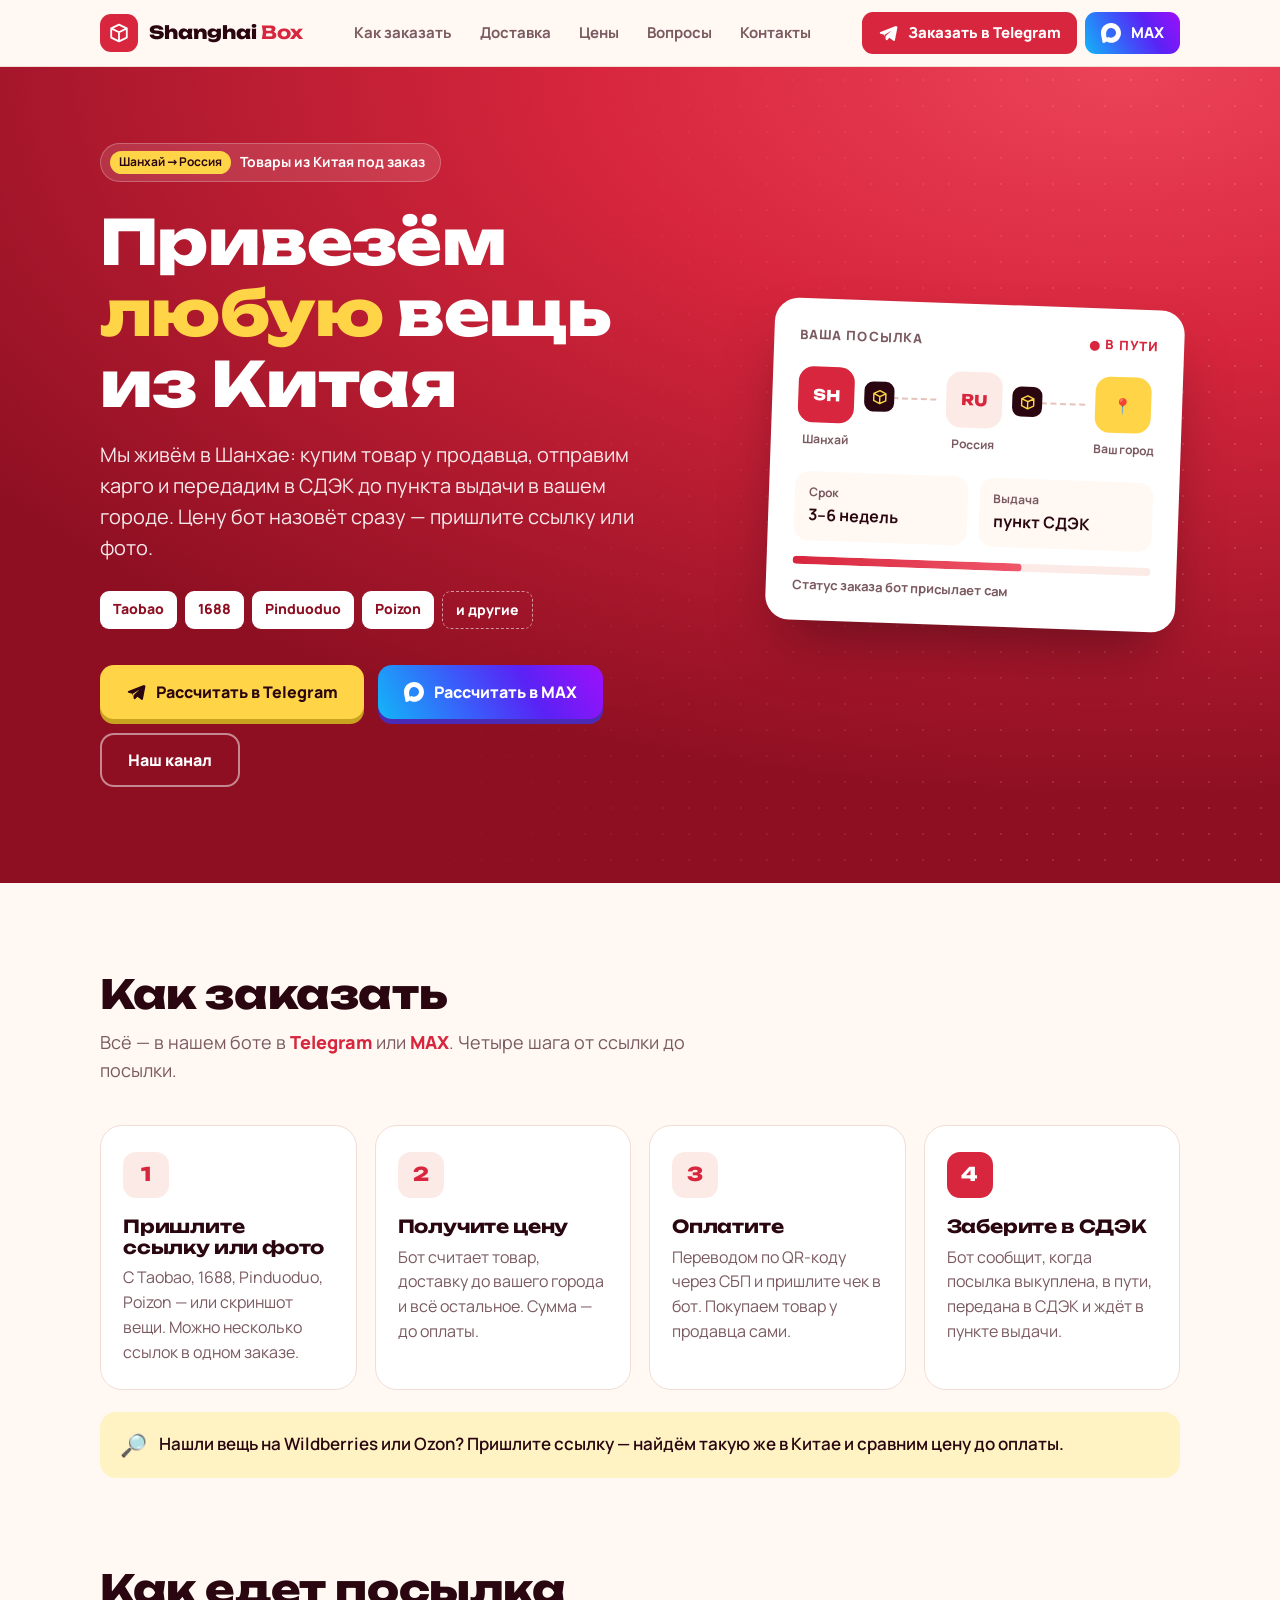
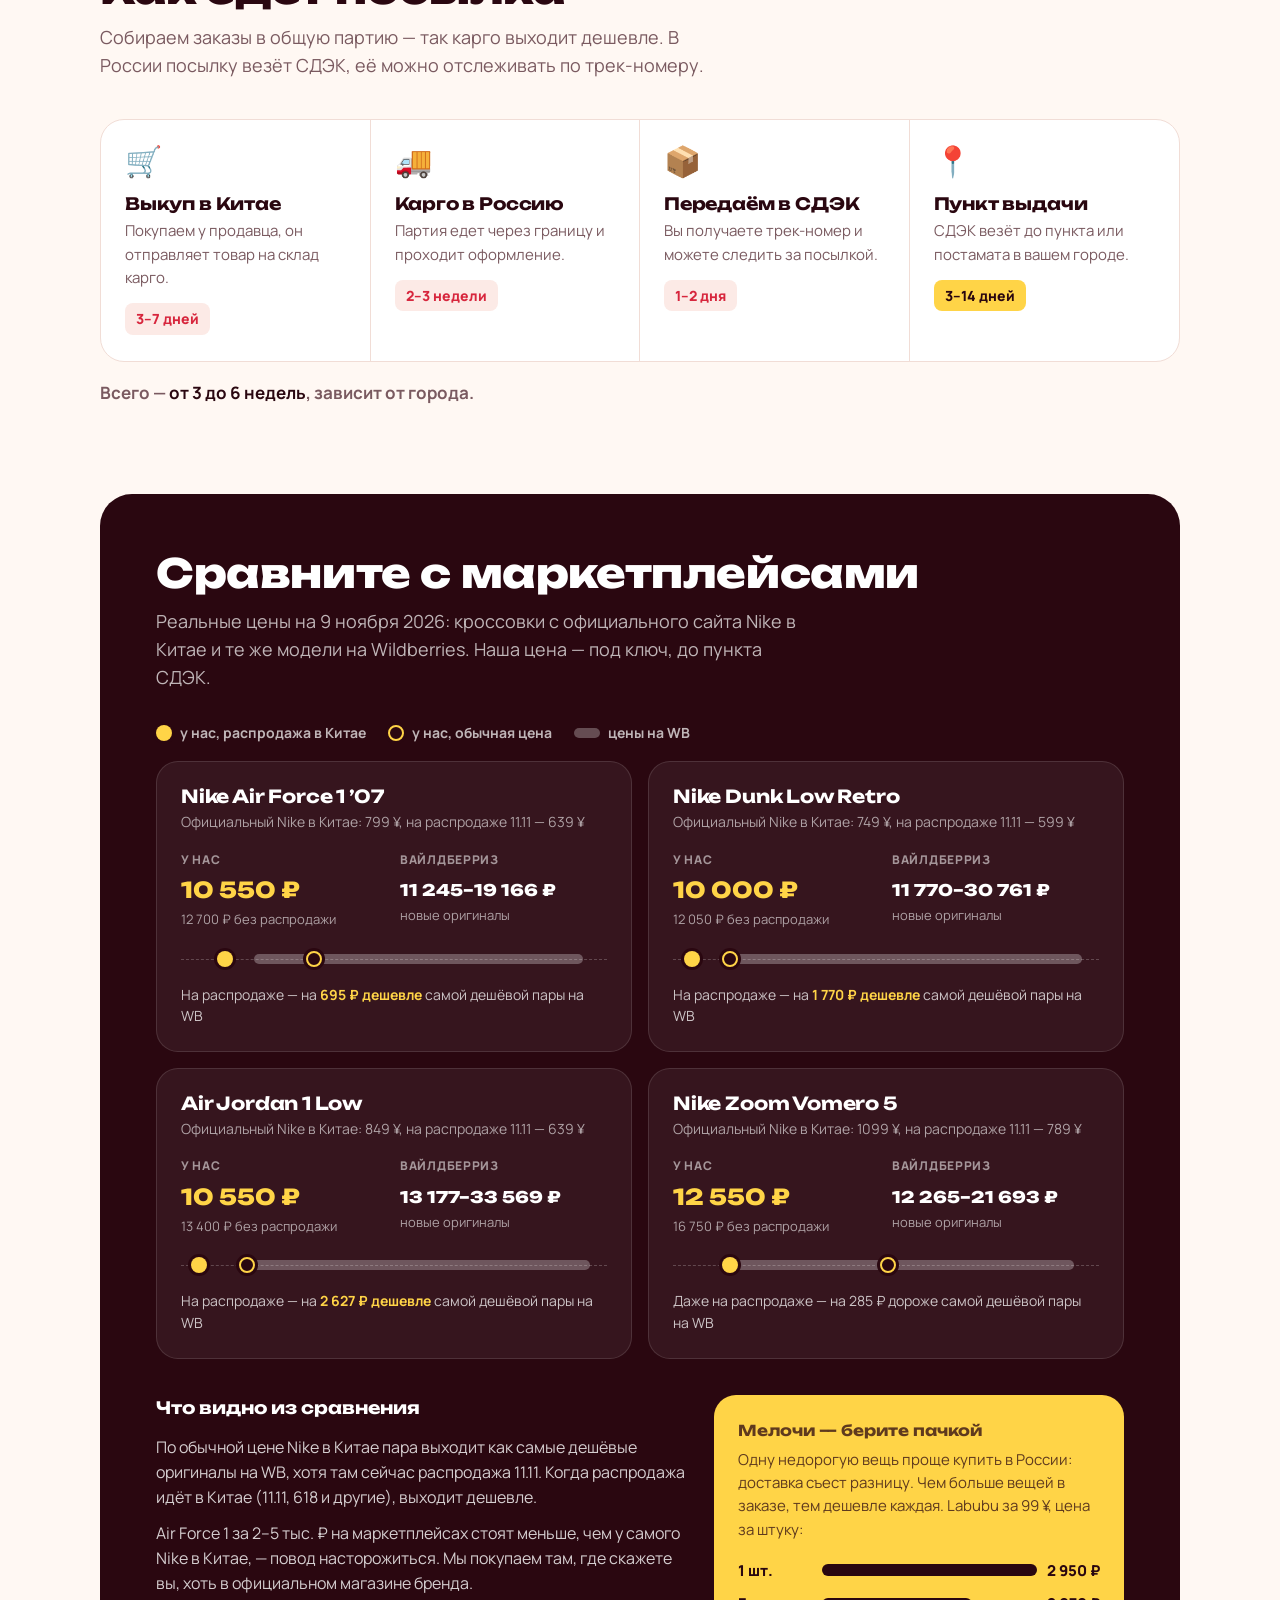
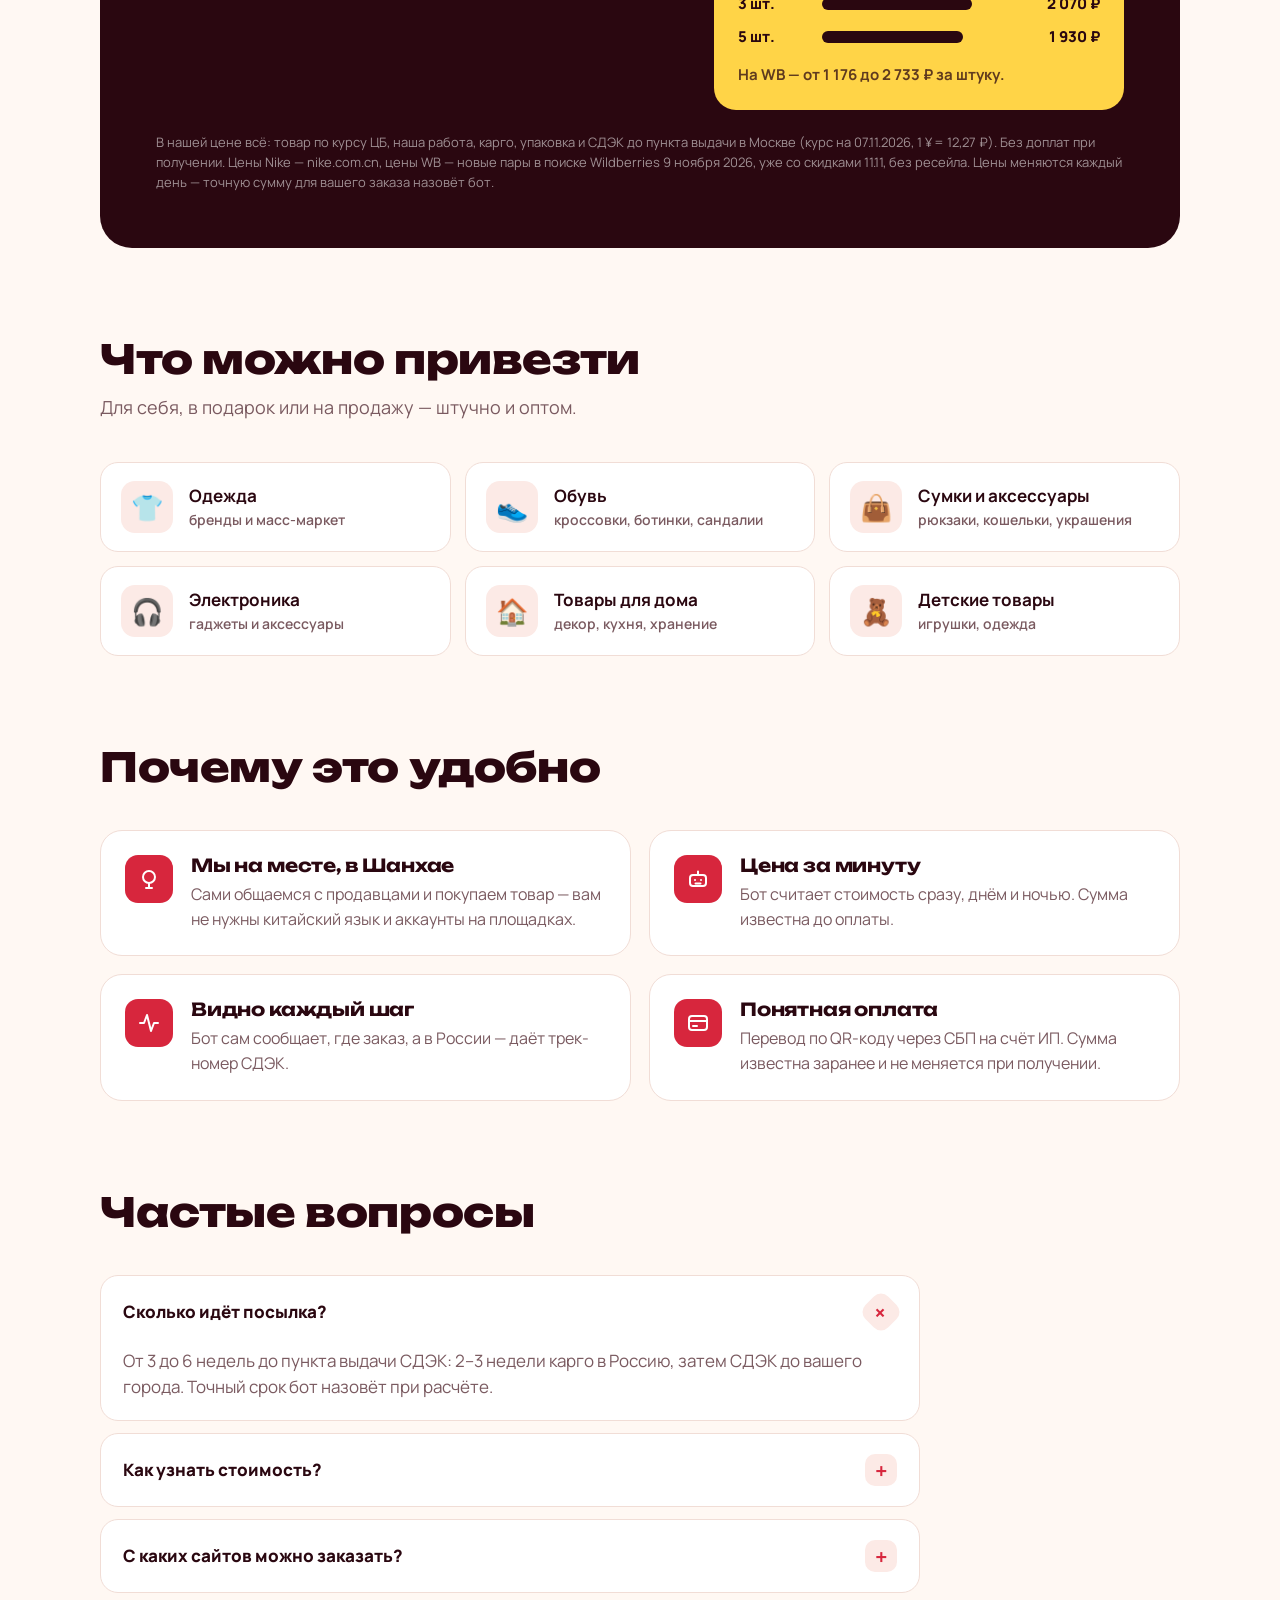
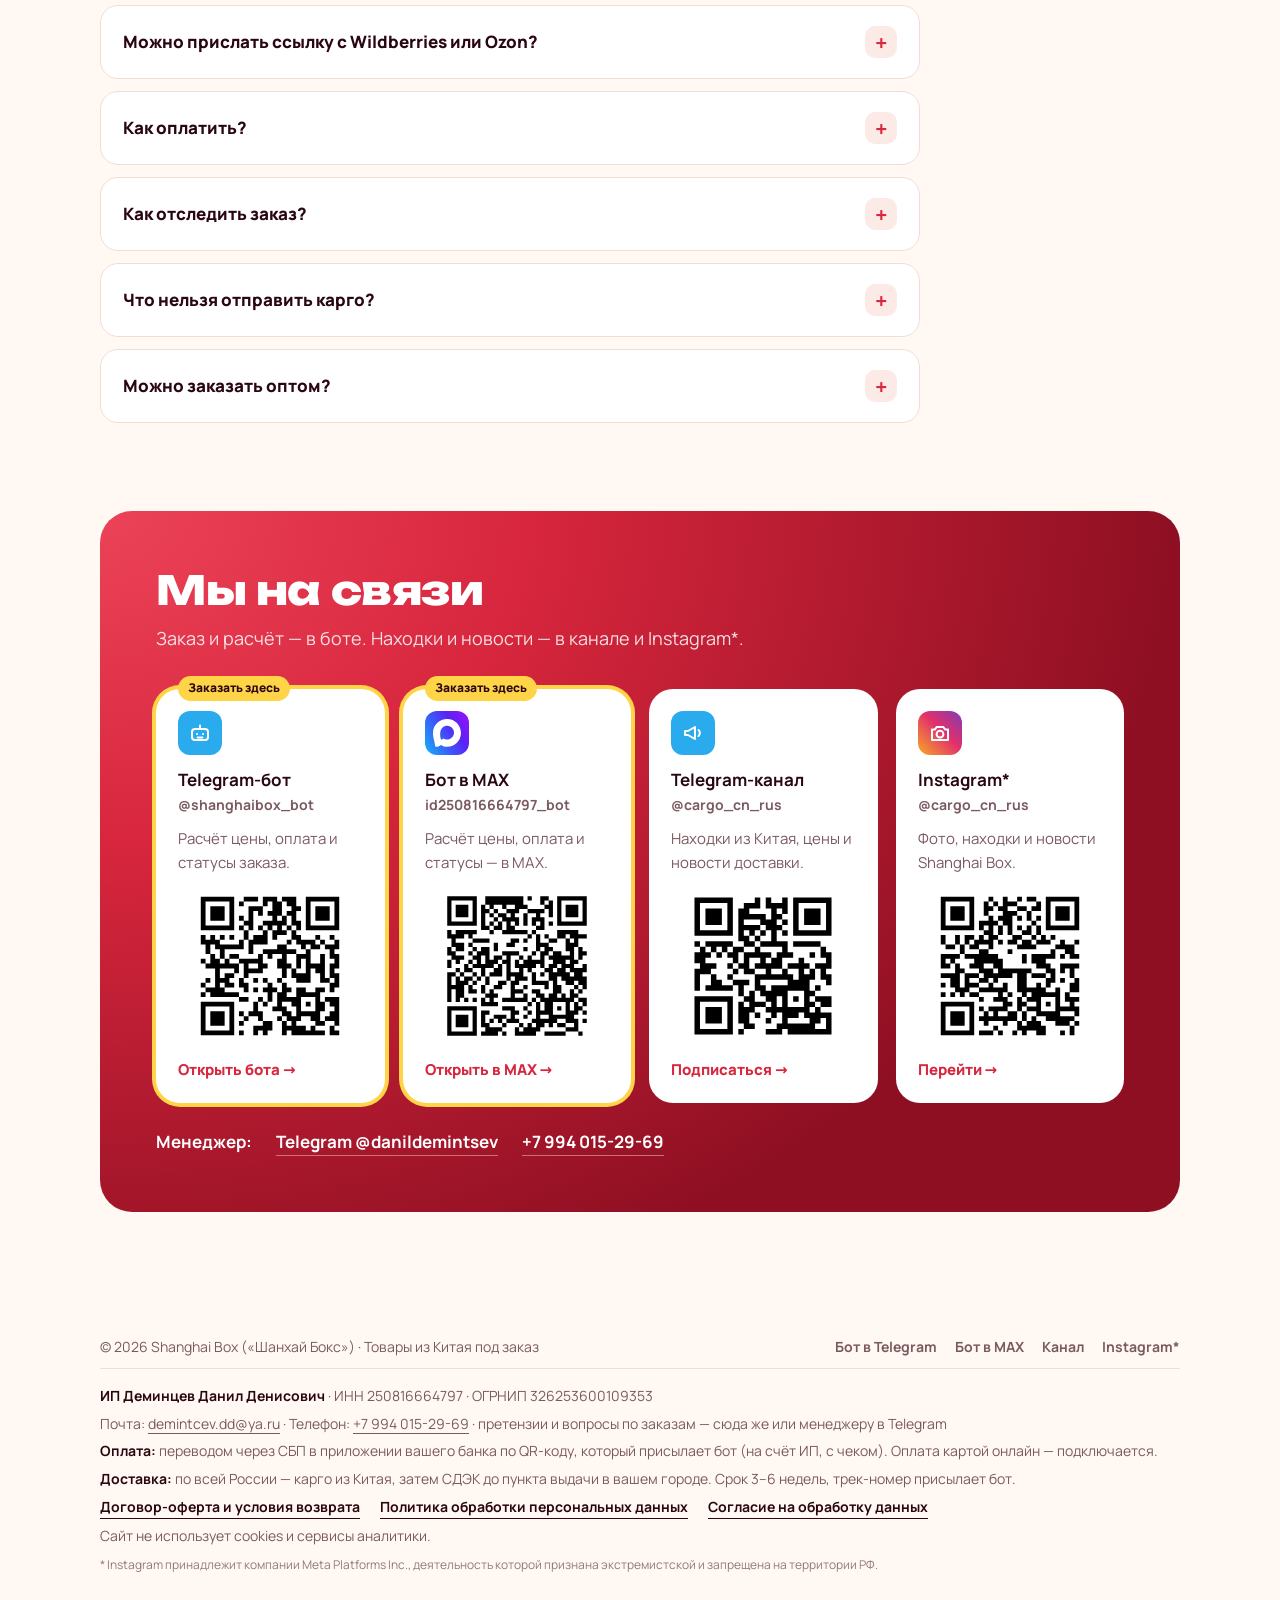
<file: site/index.html>
<!doctype html>
<html lang="ru">
<head>
<meta charset="utf-8">
<meta name="viewport" content="width=device-width, initial-scale=1">
<title>Shanghai Box («Шанхай Бокс») — товары из Китая под заказ</title>
<meta name="description" content="Мы в Шанхае: купим товар на Taobao, 1688, Pinduoduo, Poizon и доставим до пункта СДЭК в вашем городе. Пришлите ссылку или фото в Telegram-бот — он сразу посчитает цену.">
<meta property="og:title" content="Shanghai Box — привезём любую вещь из Китая">
<meta property="og:description" content="Товары из Китая под заказ с доставкой до пункта СДЭК в вашем городе. Цена — сразу в Telegram-боте.">
<meta property="og:type" content="website">
<meta name="theme-color" content="#D7263D">
<link rel="icon" href="data:image/svg+xml,%3Csvg xmlns='http://www.w3.org/2000/svg' viewBox='0 0 32 32'%3E%3Crect width='32' height='32' rx='8' fill='%23D7263D'/%3E%3Cpath d='M16 6.5 25 11v10l-9 4.5L7 21V11z M7 11l9 4.5 9-4.5 M16 15.5v10' fill='none' stroke='%23fff' stroke-width='2.2' stroke-linejoin='round'/%3E%3C/svg%3E">
<style>
@font-face { font-family: 'Manrope'; font-style: normal; font-weight: 400 800; font-display: swap; src: url(fonts/manrope-cyrillic.woff2) format('woff2'); unicode-range: U+0301, U+0400-045F, U+0490-0491, U+04B0-04B1, U+2116; }
@font-face { font-family: 'Manrope'; font-style: normal; font-weight: 400 800; font-display: swap; src: url(fonts/manrope-latin-ext.woff2) format('woff2'); unicode-range: U+0100-02BA, U+02BD-02C5, U+02C7-02CC, U+02CE-02D7, U+02DD-02FF, U+0304, U+0308, U+0329, U+1D00-1DBF, U+1E00-1E9F, U+1EF2-1EFF, U+2020, U+20A0-20AB, U+20AD-20C0, U+2113, U+2C60-2C7F, U+A720-A7FF; }
@font-face { font-family: 'Manrope'; font-style: normal; font-weight: 400 800; font-display: swap; src: url(fonts/manrope-latin.woff2) format('woff2'); unicode-range: U+0000-00FF, U+0131, U+0152-0153, U+02BB-02BC, U+02C6, U+02DA, U+02DC, U+0304, U+0308, U+0329, U+2000-206F, U+20AC, U+2122, U+2191, U+2193, U+2212, U+2215, U+FEFF, U+FFFD; }
@font-face { font-family: 'Unbounded'; font-style: normal; font-weight: 700 800; font-display: swap; src: url(fonts/unbounded-cyrillic.woff2) format('woff2'); unicode-range: U+0301, U+0400-045F, U+0490-0491, U+04B0-04B1, U+2116; }
@font-face { font-family: 'Unbounded'; font-style: normal; font-weight: 700 800; font-display: swap; src: url(fonts/unbounded-latin-ext.woff2) format('woff2'); unicode-range: U+0100-02BA, U+02BD-02C5, U+02C7-02CC, U+02CE-02D7, U+02DD-02FF, U+0304, U+0308, U+0329, U+1D00-1DBF, U+1E00-1E9F, U+1EF2-1EFF, U+2020, U+20A0-20AB, U+20AD-20C0, U+2113, U+2C60-2C7F, U+A720-A7FF; }
@font-face { font-family: 'Unbounded'; font-style: normal; font-weight: 700 800; font-display: swap; src: url(fonts/unbounded-latin.woff2) format('woff2'); unicode-range: U+0000-00FF, U+0131, U+0152-0153, U+02BB-02BC, U+02C6, U+02DA, U+02DC, U+0304, U+0308, U+0329, U+2000-206F, U+20AC, U+2122, U+2191, U+2193, U+2212, U+2215, U+FEFF, U+FFFD; }
  :root {
    --red: #D7263D;
    --deep: #8E0F22;
    --gold: #FFD447;
    --gold-dark: #C9A21F;
    --ink: #2A0710;
    --muted: #7A5A60;
    --paper: #FFF8F3;
    --card: #FFFFFF;
    --line: #F1DDD6;
    --soft: #FCEAE6;
  }
  * { box-sizing: border-box; margin: 0; padding: 0; }
  html { scroll-behavior: smooth; -webkit-text-size-adjust: 100%; }
  body { font-family: Manrope, system-ui, -apple-system, "Segoe UI", Roboto, sans-serif; color: var(--ink); background: var(--paper); font-size: 17px; line-height: 1.55; }
  a { color: inherit; text-decoration: none; }
  img { display: block; max-width: 100%; }
  .wrap { max-width: 1120px; margin: 0 auto; padding: 0 20px; }
  h1, h2, h3 { font-family: Unbounded, Manrope, sans-serif; line-height: 1.15; letter-spacing: -.01em; }
  h2 { font-size: clamp(26px, 3.6vw, 40px); font-weight: 800; }
  h3 { font-size: 18px; font-weight: 700; }
  .sub { color: var(--muted); font-size: 18px; margin-top: 12px; max-width: 640px; }
  .sec { padding: 88px 0; }
  .sec + .sec { padding-top: 0; }
  .sec-head { margin-bottom: 40px; }

  /* Кнопки */
  .btn { display: inline-flex; align-items: center; justify-content: center; gap: 10px; height: 54px; padding: 0 26px; border-radius: 14px; font-weight: 800; font-size: 16px; white-space: nowrap; transition: transform .15s ease, box-shadow .15s ease, background .15s ease; }
  .btn svg { width: 20px; height: 20px; flex: none; }
  .btn:hover { transform: translateY(-2px); }
  .btn:active { transform: translateY(1px); }
  .btn-gold { background: var(--gold); color: var(--ink); box-shadow: 0 5px 0 var(--gold-dark); }
  .btn-gold:active { box-shadow: 0 2px 0 var(--gold-dark); }
  .btn-red { background: var(--red); color: #fff; box-shadow: 0 5px 0 var(--deep); }
  .btn-line { border: 2px solid rgba(255,255,255,.5); color: #fff; }
  .btn-max { background: linear-gradient(60deg, #12B6F8 0%, #3A5CFA 38%, #5A22F5 66%, #9D10FA 100%); color: #fff; box-shadow: 0 5px 0 #4A2BB8; }
  .btn-max:active { box-shadow: 0 2px 0 #4A2BB8; }
  .btn-max.btn-sm { box-shadow: none; }
  .btn-max.btn-sm:hover { filter: brightness(.94); }
  .bar-btns { display: flex; gap: 8px; }
  .btn-line:hover { background: rgba(255,255,255,.1); }
  .btn-sm { height: 42px; padding: 0 16px; font-size: 15px; border-radius: 11px; box-shadow: none; }
  .btn-sm:hover { transform: none; background: #C11F35; }

  /* Шапка */
  header { position: sticky; top: 0; z-index: 20; background: rgba(255,248,243,.9); backdrop-filter: saturate(1.4) blur(12px); -webkit-backdrop-filter: saturate(1.4) blur(12px); border-bottom: 1px solid var(--line); }
  .bar { display: flex; align-items: center; justify-content: space-between; gap: 16px; height: 66px; }
  .logo { display: flex; align-items: center; gap: 11px; font-family: Unbounded, Manrope, sans-serif; font-weight: 800; font-size: 18px; white-space: nowrap; }
  .logo b { color: var(--red); }
  .mark { width: 38px; height: 38px; border-radius: 11px; background: var(--red); display: grid; place-items: center; flex: none; }
  .mark svg { width: 22px; height: 22px; }
  nav { display: flex; gap: 28px; font-weight: 700; font-size: 15px; color: var(--muted); }
  nav a { white-space: nowrap; }
  nav a:hover { color: var(--red); }
  @media (max-width: 1080px) { nav { gap: 18px; } .bar-btns .long { display: none; } }
  @media (max-width: 960px) { header nav { display: none; } }

  /* Первый экран */
  .hero { position: relative; overflow: hidden; color: #fff; background: radial-gradient(110% 90% at 88% 0%, #EC4359 0%, var(--red) 38%, var(--deep) 100%); }
  .hero::before { content: ""; position: absolute; inset: 0; background-image: radial-gradient(rgba(255,255,255,.13) 1.5px, transparent 1.5px); background-size: 26px 26px; mask-image: linear-gradient(100deg, transparent 35%, #000 90%); -webkit-mask-image: linear-gradient(100deg, transparent 35%, #000 90%); }
  .hero .wrap { position: relative; display: grid; grid-template-columns: 1.2fr .8fr; gap: 56px; align-items: center; padding-top: 76px; padding-bottom: 96px; }
  .eyebrow { display: inline-flex; align-items: center; gap: 9px; padding: 7px 15px 7px 9px; border-radius: 999px; background: rgba(255,255,255,.12); border: 1px solid rgba(255,255,255,.24); font-size: 14px; font-weight: 700; }
  .eyebrow b { background: var(--gold); color: var(--ink); border-radius: 999px; padding: 2px 9px; font-size: 12px; }
  h1 { font-size: clamp(34px, 5.4vw, 62px); font-weight: 800; margin: 24px 0 20px; }
  h1 em { font-style: normal; color: var(--gold); }
  .lead { font-size: clamp(17px, 1.7vw, 20px); max-width: 570px; color: rgba(255,255,255,.9); }
  .chips { display: flex; flex-wrap: wrap; gap: 8px; margin: 28px 0 36px; }
  .chip { background: #fff; color: var(--deep); font-weight: 800; font-size: 14px; padding: 7px 13px; border-radius: 9px; }
  .chip.more { background: transparent; color: #fff; border: 1.5px dashed rgba(255,255,255,.55); }
  .cta { display: flex; flex-wrap: wrap; gap: 14px; }

  /* Карточка посылки */
  .ticket { background: var(--card); color: var(--ink); border-radius: 24px; padding: 26px; box-shadow: 0 30px 60px -20px rgba(42,7,16,.55); transform: rotate(2deg); }
  .t-top { display: flex; justify-content: space-between; align-items: center; font-size: 13px; font-weight: 800; color: var(--muted); text-transform: uppercase; letter-spacing: .08em; }
  .t-top span:last-child { color: var(--red); }
  .route { display: grid; grid-template-columns: auto 1fr auto 1fr auto; align-items: center; gap: 10px; margin: 22px 0; }
  .pt { text-align: center; }
  .code { display: grid; place-items: center; width: 56px; height: 56px; border-radius: 15px; font-family: Unbounded, sans-serif; font-weight: 800; font-size: 15px; background: var(--soft); color: var(--red); }
  .pt:first-child .code { background: var(--red); color: #fff; }
  .pt:last-child .code { background: var(--gold); color: var(--ink); }
  .pt small { display: block; margin-top: 8px; font-size: 12px; font-weight: 700; color: var(--muted); white-space: nowrap; }
  .line { position: relative; height: 56px; margin-bottom: 26px; }
  .line::before { content: ""; position: absolute; left: 0; right: 0; top: 50%; border-top: 2.5px dashed #E5C3BB; }
  .line i { position: absolute; top: 50%; left: 0; width: 30px; height: 30px; margin-top: -15px; border-radius: 9px; background: var(--ink); display: grid; place-items: center; animation: ride 4.5s ease-in-out infinite; }
  .line i svg { width: 17px; height: 17px; }
  .line + .pt + .line i { animation-delay: 2.2s; }
  @keyframes ride { 0% { left: 0; } 70%, 100% { left: calc(100% - 30px); } }
  .t-grid { display: grid; grid-template-columns: 1fr 1fr; gap: 12px; }
  .t-cell { background: var(--paper); border-radius: 14px; padding: 12px 14px; }
  .t-cell span { display: block; font-size: 12px; font-weight: 700; color: var(--muted); }
  .t-cell b { font-size: 16px; }
  .progress { margin-top: 16px; height: 8px; border-radius: 99px; background: var(--soft); overflow: hidden; }
  .progress i { display: block; width: 64%; height: 100%; border-radius: 99px; background: linear-gradient(90deg, var(--red), #F0576B); }
  .t-note { margin-top: 10px; font-size: 13px; font-weight: 700; color: var(--muted); }

  /* Шаги */
  .steps { list-style: none; display: grid; grid-template-columns: repeat(4, 1fr); gap: 18px; }
  .step { position: relative; background: var(--card); border: 1px solid var(--line); border-radius: 22px; padding: 26px 22px 24px; }
  .step .n { display: grid; place-items: center; width: 46px; height: 46px; border-radius: 13px; background: var(--soft); color: var(--red); font-family: Unbounded, sans-serif; font-weight: 800; font-size: 19px; margin-bottom: 18px; }
  .step:last-child .n { background: var(--red); color: #fff; }
  .step p { margin-top: 8px; color: var(--muted); font-size: 16px; }
  .hint { margin-top: 22px; display: flex; gap: 12px; align-items: center; padding: 16px 20px; border-radius: 16px; background: #FFF3C4; font-weight: 600; }
  .hint a { color: var(--red); font-weight: 800; border-bottom: 1.5px solid currentColor; }

  /* Путь посылки */
  .path { list-style: none; display: grid; grid-template-columns: repeat(4, 1fr); gap: 0; background: var(--card); border: 1px solid var(--line); border-radius: 24px; overflow: hidden; }
  .leg { padding: 26px 24px; border-right: 1px solid var(--line); }
  .leg:last-child { border-right: 0; }
  .leg .em { font-size: 30px; line-height: 1; }
  .leg h3 { margin-top: 14px; font-size: 17px; }
  .leg p { color: var(--muted); font-size: 15px; margin-top: 6px; }
  .leg .time { display: inline-block; margin-top: 14px; padding: 5px 11px; border-radius: 8px; background: var(--soft); color: var(--red); font-weight: 800; font-size: 14px; }
  .leg:last-child .time { background: var(--gold); color: var(--ink); }
  .total-time { margin-top: 18px; font-weight: 700; color: var(--muted); }
  .total-time b { color: var(--ink); }

  /* Цена */
  .price { background: var(--ink); color: #fff; border-radius: 32px; padding: 56px; position: relative; overflow: hidden; }
  .price .sub { color: rgba(255,255,255,.7); }
  .legend { display: flex; flex-wrap: wrap; gap: 8px 22px; margin-top: 30px; font-size: 14px; font-weight: 700; color: rgba(255,255,255,.7); }
  .legend span { display: inline-flex; align-items: center; gap: 8px; }
  .legend .dot, .legend .band { position: relative; top: auto; transform: none; }
  .legend .band { display: inline-block; width: 26px; height: 10px; }
  .versus { display: grid; grid-template-columns: repeat(2, minmax(0, 1fr)); gap: 16px; margin-top: 18px; }
  .vs { background: rgba(255,255,255,.06); border: 1px solid rgba(255,255,255,.12); border-radius: 22px; padding: 24px; }
  .vs h3 { font-size: 18px; }
  .vs-src { margin-top: 4px; font-size: 14px; color: rgba(255,255,255,.6); }
  .vs-nums { display: grid; grid-template-columns: 1fr 1fr; gap: 12px; margin-top: 18px; }
  .vs-nums span { display: block; font-size: 12px; font-weight: 800; text-transform: uppercase; letter-spacing: .06em; color: rgba(255,255,255,.55); }
  .vs-nums b { display: block; font-family: Unbounded, sans-serif; font-size: 22px; font-weight: 800; margin-top: 4px; white-space: nowrap; }
  .vs-us b { color: var(--gold); }
  .vs-wb b { font-size: 16px; padding-top: 5px; }
  .vs-nums small { display: block; font-size: 13px; color: rgba(255,255,255,.6); margin-top: 2px; }
  .scale { position: relative; height: 22px; margin-top: 18px; }
  .scale::before { content: ""; position: absolute; left: 0; right: 0; top: 50%; border-top: 1px dashed rgba(255,255,255,.22); }
  .band { position: absolute; top: 50%; height: 10px; transform: translateY(-50%); border-radius: 99px; background: rgba(255,255,255,.28); }
  .dot { position: absolute; top: 50%; display: inline-block; width: 16px; height: 16px; transform: translate(-50%, -50%); border-radius: 50%; background: var(--gold); box-shadow: 0 0 0 3px var(--ink); }
  .dot.reg { background: var(--ink); border: 2.5px solid var(--gold); }
  .vs-note { margin-top: 14px; font-size: 14px; color: rgba(255,255,255,.75); }
  .vs-note b { color: var(--gold); }
  .takeaways { display: grid; grid-template-columns: 1.3fr 1fr; gap: 24px; margin-top: 36px; align-items: start; }
  .tk p + p { margin-top: 12px; }
  .tk p:not(.ex-title) { color: rgba(255,255,255,.8); font-size: 16px; }
  .bulk-wb { margin-top: 14px; font-weight: 700; }
  .ex-title { font-family: Unbounded, sans-serif; font-weight: 700; font-size: 17px; margin-bottom: 14px; }
  .bulk { background: var(--gold); color: var(--ink); border-radius: 22px; padding: 24px; }
  .bulk .ex-title { margin-bottom: 6px; }
  .bulk p { font-size: 15px; color: rgba(42,7,16,.75); }
  .bars { display: grid; gap: 10px; margin-top: 18px; }
  .bar-row { display: grid; grid-template-columns: 74px 1fr auto; align-items: center; gap: 10px; font-weight: 800; font-size: 15px; }
  .bar-row i { display: block; height: 12px; border-radius: 99px; background: var(--ink); }
  .fine-note { margin-top: 22px; font-size: 13px; color: rgba(255,255,255,.55); }

  /* Что везём */
  .cats { display: grid; grid-template-columns: repeat(3, 1fr); gap: 14px; }
  .cat { display: flex; align-items: center; gap: 16px; background: var(--card); border: 1px solid var(--line); border-radius: 18px; padding: 18px 20px; font-weight: 700; }
  .cat .ic { width: 52px; height: 52px; border-radius: 14px; background: var(--soft); display: grid; place-items: center; font-size: 26px; flex: none; }
  .cat small { display: block; font-weight: 600; color: var(--muted); font-size: 14px; }

  /* Почему мы */
  .why { display: grid; grid-template-columns: repeat(2, 1fr); gap: 18px; }
  .why-item { display: flex; gap: 18px; background: var(--card); border: 1px solid var(--line); border-radius: 22px; padding: 24px; }
  .why-item .ic { width: 48px; height: 48px; border-radius: 13px; background: var(--red); display: grid; place-items: center; flex: none; }
  .why-item .ic svg { width: 24px; height: 24px; }
  .why-item p { color: var(--muted); font-size: 16px; margin-top: 6px; }

  /* Вопросы */
  .faq { display: grid; gap: 12px; max-width: 820px; }
  details { background: var(--card); border: 1px solid var(--line); border-radius: 18px; padding: 0 22px; }
  details p { padding: 0 0 20px; color: var(--muted); }
  summary { list-style: none; cursor: pointer; display: flex; justify-content: space-between; align-items: center; gap: 16px; padding: 20px 0; font-weight: 800; font-size: 17px; }
  summary::-webkit-details-marker { display: none; }
  summary::after { content: "+"; flex: none; display: grid; place-items: center; width: 32px; height: 32px; border-radius: 10px; background: var(--soft); color: var(--red); font-size: 22px; font-weight: 700; transition: transform .2s; }
  details[open] summary::after { transform: rotate(45deg); }

  /* Контакты */
  .contact { background: radial-gradient(100% 120% at 0% 0%, #EC4359 0%, var(--red) 40%, var(--deep) 100%); color: #fff; border-radius: 32px; padding: 56px; }
  .contact .sub { color: rgba(255,255,255,.85); }
  .socials { display: grid; grid-template-columns: repeat(4, minmax(0, 1fr)); gap: 18px; margin-top: 36px; }
  .soc { position: relative; background: #fff; color: var(--ink); border-radius: 24px; padding: 22px; display: grid; grid-row: span 4; grid-template-rows: subgrid; row-gap: 0; transition: transform .15s ease; }
  .soc:hover { transform: translateY(-3px); }
  .soc-top { display: flex; flex-direction: column; align-items: flex-start; gap: 12px; }
  .who { min-width: 0; overflow-wrap: anywhere; }
  .soc-ic { width: 44px; height: 44px; border-radius: 12px; display: grid; place-items: center; flex: none; color: #fff; }
  .soc-ic svg { width: 24px; height: 24px; }
  .soc-ic.tg { background: #2AABEE; }
  .soc-ic.mx { background: linear-gradient(60deg, #12B6F8 0%, #3A5CFA 38%, #5A22F5 66%, #9D10FA 100%); }
  .soc-ic.mx svg { width: 28px; height: 28px; }
  .soc-ic.ig { background: linear-gradient(45deg, #F9A825, #E1306C 55%, #833AB4); }
  .who b { display: block; font-size: 17px; }
  .who span { display: block; font-size: 14px; font-weight: 700; color: var(--muted); }
  .soc p { margin-top: 12px; font-size: 15px; color: var(--muted); }
  .soc img { width: 148px; height: 148px; margin: 18px 0 4px; justify-self: center; image-rendering: pixelated; }
  .soc .go { align-self: end; padding-top: 14px; font-weight: 800; color: var(--red); font-size: 15px; }
  .soc.main { box-shadow: 0 0 0 4px var(--gold); }
  .soc .badge { position: absolute; top: -13px; left: 22px; background: var(--gold); color: var(--ink); font-size: 12px; font-weight: 800; padding: 3px 10px; border-radius: 999px; }
  .links { margin-top: 26px; display: flex; flex-wrap: wrap; gap: 10px 24px; font-weight: 700; }
  .links a { border-bottom: 1.5px solid rgba(255,255,255,.4); }
  .links a:hover { border-color: #fff; }

  footer { padding: 36px 0 44px; color: var(--muted); font-size: 14px; }
  footer .wrap { display: flex; flex-wrap: wrap; justify-content: space-between; gap: 10px 24px; }
  footer nav { gap: 18px; font-size: 14px; }
  footer .fine { flex-basis: 100%; font-size: 12px; opacity: .8; }
  footer .reqs { flex-basis: 100%; padding-top: 16px; border-top: 1px solid var(--line); }
  footer .reqs p + p { margin-top: 6px; }
  footer .reqs b { color: var(--ink); }
  footer .reqs a { border-bottom: 1px solid currentColor; }
  footer .docs { display: flex; flex-wrap: wrap; gap: 6px 20px; font-weight: 700; color: var(--ink); }

  .dock { display: none; }

  @media (max-width: 960px) {
    .hero .wrap { grid-template-columns: 1fr; gap: 44px; padding-top: 52px; padding-bottom: 64px; }
    .ticket { max-width: 460px; transform: rotate(0); }
    .steps, .path { grid-template-columns: repeat(2, 1fr); }
    .leg:nth-child(2) { border-right: 0; }
    .leg:nth-child(-n+2) { border-bottom: 1px solid var(--line); }
    .cats { grid-template-columns: repeat(2, 1fr); }
    .versus, .takeaways { grid-template-columns: minmax(0, 1fr); }
    .socials { grid-template-columns: minmax(0, 1fr); row-gap: 28px; }
    .soc-top { flex-direction: row; align-items: center; }
    .soc { grid-row: auto; grid-template-rows: none; grid-template-columns: minmax(0, 1fr) auto; column-gap: 18px; align-items: center; }
    .soc-top, .soc p, .soc .go { grid-column: 1; }
    .soc img { grid-column: 2; grid-row: 1 / span 3; width: 112px; height: 112px; margin: 0; }
  }
  @media (max-width: 720px) {
    body { font-size: 16px; padding-bottom: 78px; }
    .wrap { padding: 0 16px; }
    header nav, .bar .btn { display: none; }
    .bar { height: 58px; }
    .sec { padding: 60px 0; }
    .sec-head { margin-bottom: 28px; }
    .sub { font-size: 16px; }
    .cta .btn { flex: 1 1 100%; }
    .steps, .cats, .why, .path { grid-template-columns: 1fr; }
    .leg { border-right: 0; border-bottom: 1px solid var(--line); display: grid; grid-template-columns: auto 1fr; column-gap: 16px; padding: 20px; }
    .leg:last-child { border-bottom: 0; }
    .leg .em { grid-row: span 3; }
    .leg h3 { margin-top: 0; }
    .leg .time { justify-self: start; margin-top: 10px; }
    .step { display: grid; grid-template-columns: auto 1fr; column-gap: 16px; padding: 20px; }
    .step .n { grid-row: span 2; margin-bottom: 0; }
    .step p { margin-top: 4px; }
    .price, .contact { padding: 32px 20px; border-radius: 26px; }
    .vs { padding: 20px; }
    .vs-nums b { font-size: 19px; }
    .vs-wb b { font-size: 15px; }
    .ticket { padding: 20px; }
    .code { width: 48px; height: 48px; font-size: 13px; border-radius: 13px; }
    .route { gap: 6px; }
    .soc { display: flex; flex-direction: column; align-items: stretch; padding: 20px; }
    .soc .go { align-self: auto; margin-top: auto; }
    .soc img { display: none; }   /* QR с телефона на этом же телефоне не отсканировать */
    .dock { display: block; position: fixed; z-index: 30; left: 0; right: 0; bottom: 0; padding: 10px 16px calc(10px + env(safe-area-inset-bottom)); background: rgba(255,248,243,.94); backdrop-filter: blur(12px); -webkit-backdrop-filter: blur(12px); border-top: 1px solid var(--line); }
    .dock { display: flex; gap: 10px; }
    .dock .btn { flex: 1 1 0; min-width: 0; padding: 0 12px; }
  }
  @media (prefers-reduced-motion: reduce) {
    html { scroll-behavior: auto; }
    .line i { animation: none; left: 50%; }
    .btn, .soc { transition: none; }
  }
</style>
</head>
<body>

<svg width="0" height="0" style="position:absolute" aria-hidden="true">
  <symbol id="tg" viewBox="0 0 24 24"><path fill="currentColor" d="M21.4 3.6 2.9 10.8c-1 .4-.9 1.7.1 2l4.6 1.4 1.8 5.7c.2.7 1.1 1 1.7.4l2.6-2.5 4.8 3.5c.7.5 1.6.1 1.8-.7l3-15.3c.2-1-.8-1.9-1.9-1.4Zm-4 4.6-7.6 6.9-.3 3.1-1.3-4.2 8.7-5.4c.4-.2.8.3.5.6Z"/></symbol>
  <symbol id="box" viewBox="0 0 24 24"><path d="M12 2.8 20.5 7v10L12 21.2 3.5 17V7z M3.5 7 12 11.2 20.5 7 M12 11.2v10" fill="none" stroke="currentColor" stroke-width="2" stroke-linejoin="round"/></symbol>
  <symbol id="ig" viewBox="0 0 24 24"><g fill="none" stroke="currentColor" stroke-width="2" stroke-linejoin="round"><path d="M4 8.5h3l1.6-2.5h6.8L17 8.5h3V19H4z"/><circle cx="12" cy="13.2" r="3.4"/></g></symbol>
  <symbol id="bot" viewBox="0 0 24 24"><g fill="none" stroke="currentColor" stroke-width="2" stroke-linecap="round" stroke-linejoin="round"><rect x="4" y="8" width="16" height="11" rx="3"/><path d="M12 8V4.5M9 13h.01M15 13h.01M9.5 16.5h5"/></g></symbol>
  <symbol id="mx" viewBox="0 0 100 100"><path fill="currentColor" fill-rule="evenodd" d="M50.76 0c27.53 0 49.12 22.34 49.12 49.89S77.61 99.23 51.02 99.23c-9.43 0-14.01-1.33-21.37-6.54-.5-.36-1.2-.26-1.63.19-5.66 6.04-20.17 10.28-20.83 2.03C7.19 80.53 0 71.18 0 49.61 0 21.3 23.22 0 50.76 0m.77 24.55c-13.07-.68-23.26 8.39-25.51 22.58-1.86 11.75 1.44 26.07 4.26 26.8 1.2.3 4.08-1.9 6.18-3.88.4-.37.99-.44 1.45-.15 3.27 2 6.97 3.5 11.05 3.71 13.42.7 25.3-9.8 26-23.21.71-13.42-10.01-25.14-23.43-25.85"/></symbol>
  <symbol id="mega" viewBox="0 0 24 24"><path d="M4 10v4h3l7 4V6l-7 4zM17.5 9a4 4 0 0 1 0 6" fill="none" stroke="currentColor" stroke-width="2" stroke-linejoin="round" stroke-linecap="round"/></symbol>
</svg>

<header>
  <div class="wrap bar">
    <a class="logo" href="#top" aria-label="Shanghai Box — на главную">
      <span class="mark"><svg style="color:#fff"><use href="#box"/></svg></span>
      <span>Shanghai <b>Box</b></span>
    </a>
    <nav aria-label="Разделы">
      <a href="#how">Как заказать</a>
      <a href="#route">Доставка</a>
      <a href="#price">Цены</a>
      <a href="#faq">Вопросы</a>
      <a href="#contact">Контакты</a>
    </nav>
    <div class="bar-btns">
      <a class="btn btn-red btn-sm" href="https://t.me/shanghaibox_bot?start=site" target="_blank" rel="noopener"><svg><use href="#tg"/></svg><span><span class="long">Заказать в </span>Telegram</span></a>
      <a class="btn btn-max btn-sm" href="https://max.ru/id250816664797_bot?start=site" target="_blank" rel="noopener"><svg><use href="#mx"/></svg>MAX</a>
    </div>
  </div>
</header>

<main id="top">
  <section class="hero">
    <div class="wrap">
      <div>
        <span class="eyebrow"><b>Шанхай → Россия</b> Товары из Китая под заказ</span>
        <h1>Привезём <em>любую</em> вещь из&nbsp;Китая</h1>
        <p class="lead">Мы живём в Шанхае: купим товар у продавца, отправим карго и передадим в СДЭК до пункта выдачи в вашем городе. Цену бот назовёт сразу — пришлите ссылку или фото.</p>
        <div class="chips" aria-label="Площадки">
          <span class="chip">Taobao</span><span class="chip">1688</span><span class="chip">Pinduoduo</span><span class="chip">Poizon</span><span class="chip more">и другие</span>
        </div>
        <div class="cta">
          <a class="btn btn-gold" href="https://t.me/shanghaibox_bot?start=site" target="_blank" rel="noopener"><svg><use href="#tg"/></svg>Рассчитать в Telegram</a>
          <a class="btn btn-max" href="https://max.ru/id250816664797_bot?start=site" target="_blank" rel="noopener"><svg><use href="#mx"/></svg>Рассчитать в MAX</a>
          <a class="btn btn-line" href="https://t.me/cargo_cn_rus" target="_blank" rel="noopener">Наш канал</a>
        </div>
      </div>

      <div class="ticket" aria-hidden="true">
        <div class="t-top"><span>Ваша посылка</span><span>● В пути</span></div>
        <div class="route">
          <div class="pt"><span class="code">SH</span><small>Шанхай</small></div>
          <div class="line"><i><svg style="color:var(--gold)"><use href="#box"/></svg></i></div>
          <div class="pt"><span class="code">RU</span><small>Россия</small></div>
          <div class="line"><i><svg style="color:var(--gold)"><use href="#box"/></svg></i></div>
          <div class="pt"><span class="code">📍</span><small>Ваш город</small></div>
        </div>
        <div class="t-grid">
          <div class="t-cell"><span>Срок</span><b>3–6 недель</b></div>
          <div class="t-cell"><span>Выдача</span><b>пункт СДЭК</b></div>
        </div>
        <div class="progress"><i></i></div>
        <p class="t-note">Статус заказа бот присылает сам</p>
      </div>
    </div>
  </section>

  <section class="sec" id="how">
    <div class="wrap">
      <div class="sec-head">
        <h2>Как заказать</h2>
        <p class="sub">Всё — в нашем боте в <a href="https://t.me/shanghaibox_bot?start=site" target="_blank" rel="noopener" style="color:var(--red);font-weight:800">Telegram</a> или <a href="https://max.ru/id250816664797_bot?start=site" target="_blank" rel="noopener" style="color:var(--red);font-weight:800">MAX</a>. Четыре шага от ссылки до посылки.</p>
      </div>
      <ol class="steps">
        <li class="step"><span class="n">1</span><h3>Пришлите ссылку или фото</h3><p>С Taobao, 1688, Pinduoduo, Poizon — или скриншот вещи. Можно несколько ссылок в одном заказе.</p></li>
        <li class="step"><span class="n">2</span><h3>Получите цену</h3><p>Бот считает товар, доставку до вашего города и всё остальное. Сумма — до оплаты.</p></li>
        <li class="step"><span class="n">3</span><h3>Оплатите</h3><p>Переводом по QR-коду через СБП и пришлите чек в бот. Покупаем товар у продавца сами.</p></li>
        <li class="step"><span class="n">4</span><h3>Заберите в СДЭК</h3><p>Бот сообщит, когда посылка выкуплена, в пути, передана в СДЭК и ждёт в пункте выдачи.</p></li>
      </ol>
      <p class="hint"><span style="font-size:22px">🔎</span><span>Нашли вещь на Wildberries или Ozon? Пришлите ссылку — найдём такую же в Китае и сравним цену до оплаты.</span></p>
    </div>
  </section>

  <section class="sec" id="route">
    <div class="wrap">
      <div class="sec-head">
        <h2>Как едет посылка</h2>
        <p class="sub">Собираем заказы в общую партию — так карго выходит дешевле. В России посылку везёт СДЭК, её можно отслеживать по трек-номеру.</p>
      </div>
      <ol class="path">
        <li class="leg"><span class="em">🛒</span><h3>Выкуп в Китае</h3><p>Покупаем у продавца, он отправляет товар на склад карго.</p><span class="time">3–7 дней</span></li>
        <li class="leg"><span class="em">🚚</span><h3>Карго в Россию</h3><p>Партия едет через границу и проходит оформление.</p><span class="time">2–3 недели</span></li>
        <li class="leg"><span class="em">📦</span><h3>Передаём в СДЭК</h3><p>Вы получаете трек-номер и можете следить за посылкой.</p><span class="time">1–2 дня</span></li>
        <li class="leg"><span class="em">📍</span><h3>Пункт выдачи</h3><p>СДЭК везёт до пункта или постамата в вашем городе.</p><span class="time">3–14 дней</span></li>
      </ol>
      <p class="total-time">Всего — <b>от 3 до 6 недель</b>, зависит от города.</p>
    </div>
  </section>

  <section class="sec" id="price">
    <div class="wrap">
      <div class="price">
        <h2>Сравните с маркетплейсами</h2>
        <p class="sub">Реальные цены на 9 ноября 2026: кроссовки с официального сайта Nike в Китае и те же модели на Wildberries. Наша цена — под ключ, до пункта СДЭК.</p>
        <div class="legend" aria-hidden="true"><span><i class="dot"></i>у нас, распродажа в Китае</span><span><i class="dot reg"></i>у нас, обычная цена</span><span><i class="band"></i>цены на WB</span></div>
        <div class="versus">
          <article class="vs">
            <h3>Nike Air Force 1 ’07</h3>
            <p class="vs-src">Официальный Nike в Китае: 799 ¥, на распродаже 11.11 — 639 ¥</p>
            <div class="vs-nums">
              <div class="vs-us"><span>У нас</span><b>10 550 ₽</b><small>12 700 ₽ без распродажи</small></div>
              <div class="vs-wb"><span>Вайлдберриз</span><b>11 245–19 166 ₽</b><small>новые оригиналы</small></div>
            </div>
            <div class="scale" aria-hidden="true">
              <i class="band" style="left:17.1%;width:77.3%"></i>
              <i class="dot reg" style="left:31.3%"></i>
              <i class="dot" style="left:10.3%"></i>
            </div>
            <p class="vs-note">На распродаже — на <b>695 ₽ дешевле</b> самой дешёвой пары на WB</p>
          </article>
          <article class="vs">
            <h3>Nike Dunk Low Retro</h3>
            <p class="vs-src">Официальный Nike в Китае: 749 ¥, на распродаже 11.11 — 599 ¥</p>
            <div class="vs-nums">
              <div class="vs-us"><span>У нас</span><b>10 000 ₽</b><small>12 050 ₽ без распродажи</small></div>
              <div class="vs-wb"><span>Вайлдберриз</span><b>11 770–30 761 ₽</b><small>новые оригиналы</small></div>
            </div>
            <div class="scale" aria-hidden="true">
              <i class="band" style="left:12.2%;width:83.7%"></i>
              <i class="dot reg" style="left:13.4%"></i>
              <i class="dot" style="left:4.4%"></i>
            </div>
            <p class="vs-note">На распродаже — на <b>1 770 ₽ дешевле</b> самой дешёвой пары на WB</p>
          </article>
          <article class="vs">
            <h3>Air Jordan 1 Low</h3>
            <p class="vs-src">Официальный Nike в Китае: 849 ¥, на распродаже 11.11 — 639 ¥</p>
            <div class="vs-nums">
              <div class="vs-us"><span>У нас</span><b>10 550 ₽</b><small>13 400 ₽ без распродажи</small></div>
              <div class="vs-wb"><span>Вайлдберриз</span><b>13 177–33 569 ₽</b><small>новые оригиналы</small></div>
            </div>
            <div class="scale" aria-hidden="true">
              <i class="band" style="left:14.7%;width:81.3%"></i>
              <i class="dot reg" style="left:15.6%"></i>
              <i class="dot" style="left:4.2%"></i>
            </div>
            <p class="vs-note">На распродаже — на <b>2 627 ₽ дешевле</b> самой дешёвой пары на WB</p>
          </article>
          <article class="vs">
            <h3>Nike Zoom Vomero 5</h3>
            <p class="vs-src">Официальный Nike в Китае: 1099 ¥, на распродаже 11.11 — 789 ¥</p>
            <div class="vs-nums">
              <div class="vs-us"><span>У нас</span><b>12 550 ₽</b><small>16 750 ₽ без распродажи</small></div>
              <div class="vs-wb"><span>Вайлдберриз</span><b>12 265–21 693 ₽</b><small>новые оригиналы</small></div>
            </div>
            <div class="scale" aria-hidden="true">
              <i class="band" style="left:10.8%;width:83.4%"></i>
              <i class="dot reg" style="left:50.5%"></i>
              <i class="dot" style="left:13.4%"></i>
            </div>
            <p class="vs-note">Даже на распродаже — на 285 ₽ дороже самой дешёвой пары на WB</p>
          </article>
        </div>

        <div class="takeaways">
          <div class="tk">
            <p class="ex-title">Что видно из сравнения</p>
            <p>По обычной цене Nike в Китае пара выходит как самые дешёвые оригиналы на WB, хотя там сейчас распродажа 11.11. Когда распродажа идёт в Китае (11.11, 618 и другие), выходит дешевле.</p>
            <p>Air Force 1 за 2–5 тыс. ₽ на маркетплейсах стоят меньше, чем у самого Nike в Китае, — повод насторожиться. Мы покупаем там, где скажете вы, хоть в официальном магазине бренда.</p>
          </div>
          <div class="bulk">
            <p class="ex-title">Мелочи — берите пачкой</p>
            <p>Одну недорогую вещь проще купить в России: доставка съест разницу. Чем больше вещей в заказе, тем дешевле каждая. Labubu за 99 ¥, цена за штуку:</p>
            <div class="bars" aria-label="Цена одной игрушки в зависимости от количества">
              <div class="bar-row"><span>1 шт.</span><i style="width:100%"></i><span>2 950 ₽</span></div>
              <div class="bar-row"><span>3 шт.</span><i style="width:70%"></i><span>2 070 ₽</span></div>
              <div class="bar-row"><span>5 шт.</span><i style="width:65%"></i><span>1 930 ₽</span></div>
            </div>
            <p class="bulk-wb">На WB — от 1 176 до 2 733 ₽ за штуку.</p>
          </div>
        </div>
        <p class="fine-note">В нашей цене всё: товар по курсу ЦБ, наша работа, карго, упаковка и СДЭК до пункта выдачи в Москве (курс на 07.11.2026, 1 ¥ = 12,27 ₽). Без доплат при получении. Цены Nike — nike.com.cn, цены WB — новые пары в поиске Wildberries 9 ноября 2026, уже со скидками 11.11, без ресейла. Цены меняются каждый день — точную сумму для вашего заказа назовёт бот.</p>
      </div>
    </div>
  </section>

  <section class="sec">
    <div class="wrap">
      <div class="sec-head">
        <h2>Что можно привезти</h2>
        <p class="sub">Для себя, в подарок или на продажу — штучно и оптом.</p>
      </div>
      <div class="cats">
        <div class="cat"><span class="ic">👕</span><div>Одежда<small>бренды и масс-маркет</small></div></div>
        <div class="cat"><span class="ic">👟</span><div>Обувь<small>кроссовки, ботинки, сандалии</small></div></div>
        <div class="cat"><span class="ic">👜</span><div>Сумки и аксессуары<small>рюкзаки, кошельки, украшения</small></div></div>
        <div class="cat"><span class="ic">🎧</span><div>Электроника<small>гаджеты и аксессуары</small></div></div>
        <div class="cat"><span class="ic">🏠</span><div>Товары для дома<small>декор, кухня, хранение</small></div></div>
        <div class="cat"><span class="ic">🧸</span><div>Детские товары<small>игрушки, одежда</small></div></div>
      </div>
    </div>
  </section>

  <section class="sec">
    <div class="wrap">
      <div class="sec-head">
        <h2>Почему это удобно</h2>
      </div>
      <div class="why">
        <div class="why-item"><span class="ic"><svg viewBox="0 0 24 24" fill="none" stroke="#fff" stroke-width="2" stroke-linecap="round" stroke-linejoin="round"><circle cx="12" cy="10" r="6"/><path d="M12 16v5M9 21h6"/></svg></span><div><h3>Мы на месте, в Шанхае</h3><p>Сами общаемся с продавцами и покупаем товар — вам не нужны китайский язык и аккаунты на площадках.</p></div></div>
        <div class="why-item"><span class="ic"><svg style="color:#fff"><use href="#bot"/></svg></span><div><h3>Цена за минуту</h3><p>Бот считает стоимость сразу, днём и ночью. Сумма известна до оплаты.</p></div></div>
        <div class="why-item"><span class="ic"><svg viewBox="0 0 24 24" fill="none" stroke="#fff" stroke-width="2" stroke-linecap="round" stroke-linejoin="round"><path d="M3 12h4l3-8 4 16 3-8h4"/></svg></span><div><h3>Видно каждый шаг</h3><p>Бот сам сообщает, где заказ, а в России — даёт трек-номер СДЭК.</p></div></div>
        <div class="why-item"><span class="ic"><svg viewBox="0 0 24 24" fill="none" stroke="#fff" stroke-width="2" stroke-linecap="round" stroke-linejoin="round"><rect x="3" y="5" width="18" height="14" rx="3"/><path d="M3 10h18M7 15h4"/></svg></span><div><h3>Понятная оплата</h3><p>Перевод по QR-коду через СБП на счёт ИП. Сумма известна заранее и не меняется при получении.</p></div></div>
      </div>
    </div>
  </section>

  <section class="sec" id="faq">
    <div class="wrap">
      <div class="sec-head">
        <h2>Частые вопросы</h2>
      </div>
      <div class="faq">
        <details open><summary>Сколько идёт посылка?</summary><p>От 3 до 6 недель до пункта выдачи СДЭК: 2–3 недели карго в Россию, затем СДЭК до вашего города. Точный срок бот назовёт при расчёте.</p></details>
        <details><summary>Как узнать стоимость?</summary><p>Напишите боту @shanghaibox_bot, пришлите ссылку или фото, выберите категорию и количество. Бот посчитает сумму с доставкой до вашего города, а мы подтвердим её.</p></details>
        <details><summary>С каких сайтов можно заказать?</summary><p>Taobao, 1688, Pinduoduo, Poizon и другие китайские магазины. Если ссылки нет — подойдёт фото или скриншот товара.</p></details>
        <details><summary>Можно прислать ссылку с Wildberries или Ozon?</summary><p>Да. Найдём такой же товар у китайского продавца и посчитаем цену. Часто это та же вещь с той же фабрики. Цену вы увидите до оплаты и сможете сравнить.</p></details>
        <details><summary>Как оплатить?</summary><p>После подтверждения цены бот пришлёт QR-код для перевода через СБП. Оплатите в приложении банка и пришлите в бот скриншот чека — мы проверим поступление и начнём выкуп.</p></details>
        <details><summary>Как отследить заказ?</summary><p>Бот присылает сообщение на каждом этапе: выкуплен, отправлен карго, прибыл в Россию, передан в СДЭК (с трек-номером), ждёт в пункте выдачи. Список заказов — команда /orders.</p></details>
        <details><summary>Что нельзя отправить карго?</summary><p>Жидкости, аккумуляторы, порошки и некоторые хрупкие товары едут не всегда или на особых условиях. Уточним до оплаты.</p></details>
        <details><summary>Можно заказать оптом?</summary><p>Да, в том числе с 1688 — для магазина или маркетплейсов. Чем больше вещей в заказе, тем дешевле выходит каждая.</p></details>
      </div>
    </div>
  </section>

  <section class="sec" id="contact">
    <div class="wrap">
      <div class="contact">
        <h2>Мы на связи</h2>
        <p class="sub">Заказ и расчёт — в боте. Находки и новости — в канале и Instagram*.</p>
        <div class="socials">
          <a class="soc main" href="https://t.me/shanghaibox_bot?start=site" target="_blank" rel="noopener">
            <span class="badge">Заказать здесь</span>
            <span class="soc-top"><span class="soc-ic tg"><svg><use href="#bot"/></svg></span><span class="who"><b>Telegram-бот</b><span>@shanghaibox_bot</span></span></span>
            <p>Расчёт цены, оплата и статусы заказа.</p>
            <img src="qr-bot.svg" alt="QR-код: Telegram-бот @shanghaibox_bot" width="148" height="148">
            <span class="go">Открыть бота →</span>
          </a>
          <a class="soc main" href="https://max.ru/id250816664797_bot?start=site" target="_blank" rel="noopener">
            <span class="badge">Заказать здесь</span>
            <span class="soc-top"><span class="soc-ic mx"><svg><use href="#mx"/></svg></span><span class="who"><b>Бот в MAX</b><span>id250816664797_bot</span></span></span>
            <p>Расчёт цены, оплата и статусы — в MAX.</p>
            <img src="qr-max.svg" alt="QR-код: бот Shanghai Box в MAX" width="148" height="148">
            <span class="go">Открыть в MAX →</span>
          </a>
          <a class="soc" href="https://t.me/cargo_cn_rus" target="_blank" rel="noopener">
            <span class="soc-top"><span class="soc-ic tg"><svg><use href="#mega"/></svg></span><span class="who"><b>Telegram-канал</b><span>@cargo_cn_rus</span></span></span>
            <p>Находки из Китая, цены и новости доставки.</p>
            <img src="qr-channel.svg" alt="QR-код: Telegram-канал @cargo_cn_rus" width="148" height="148">
            <span class="go">Подписаться →</span>
          </a>
          <a class="soc" href="https://instagram.com/cargo_cn_rus" target="_blank" rel="noopener">
            <span class="soc-top"><span class="soc-ic ig"><svg><use href="#ig"/></svg></span><span class="who"><b>Instagram*</b><span>@cargo_cn_rus</span></span></span>
            <p>Фото, находки и новости Shanghai Box.</p>
            <img src="qr-instagram.svg" alt="QR-код: Instagram @cargo_cn_rus" width="148" height="148">
            <span class="go">Перейти →</span>
          </a>
        </div>
        <div class="links">
          <span>Менеджер:</span>
          <a href="https://t.me/danildemintsev" target="_blank" rel="noopener">Telegram @danildemintsev</a>
          <a href="tel:+79940152969">+7 994 015-29-69</a>
        </div>
      </div>
    </div>
  </section>
</main>

<footer>
  <div class="wrap">
    <span>© 2026 Shanghai Box («Шанхай Бокс») · Товары из Китая под заказ</span>
    <nav aria-label="Контакты">
      <a href="https://t.me/shanghaibox_bot?start=site" target="_blank" rel="noopener">Бот в Telegram</a>
      <a href="https://max.ru/id250816664797_bot?start=site" target="_blank" rel="noopener">Бот в MAX</a>
      <a href="https://t.me/cargo_cn_rus" target="_blank" rel="noopener">Канал</a>
      <a href="https://instagram.com/cargo_cn_rus" target="_blank" rel="noopener">Instagram*</a>
    </nav>
    <div class="reqs">
      <p><b>ИП Деминцев Данил Денисович</b> · ИНН 250816664797 · ОГРНИП 326253600109353</p>
      <p>Почта: <a href="mailto:demintcev.dd@ya.ru">demintcev.dd@ya.ru</a> · Телефон: <a href="tel:+79940152969">+7 994 015-29-69</a> · претензии и вопросы по заказам — сюда же или менеджеру в Telegram</p>
      <p><b>Оплата:</b> переводом через СБП в приложении вашего банка по QR-коду, который присылает бот (на счёт ИП, с чеком). Оплата картой онлайн — подключается.</p>
      <p><b>Доставка:</b> по всей России — карго из Китая, затем СДЭК до пункта выдачи в вашем городе. Срок 3–6 недель, трек-номер присылает бот.</p>
      <p class="docs"><a href="oferta.html">Договор-оферта и условия возврата</a><a href="politika.html">Политика обработки персональных данных</a><a href="soglasie.html">Согласие на обработку данных</a></p>
      <p>Сайт не использует cookies и сервисы аналитики.</p>
    </div>
    <span class="fine">* Instagram принадлежит компании Meta Platforms Inc., деятельность которой признана экстремистской и запрещена на территории РФ.</span>
  </div>
</footer>

<div class="dock">
  <a class="btn btn-gold" href="https://t.me/shanghaibox_bot?start=site" target="_blank" rel="noopener"><svg><use href="#tg"/></svg>Telegram</a>
  <a class="btn btn-max" href="https://max.ru/id250816664797_bot?start=site" target="_blank" rel="noopener"><svg><use href="#mx"/></svg>MAX</a>
</div>

<script src="stats.js" defer></script>
</body>
</html>
</file>
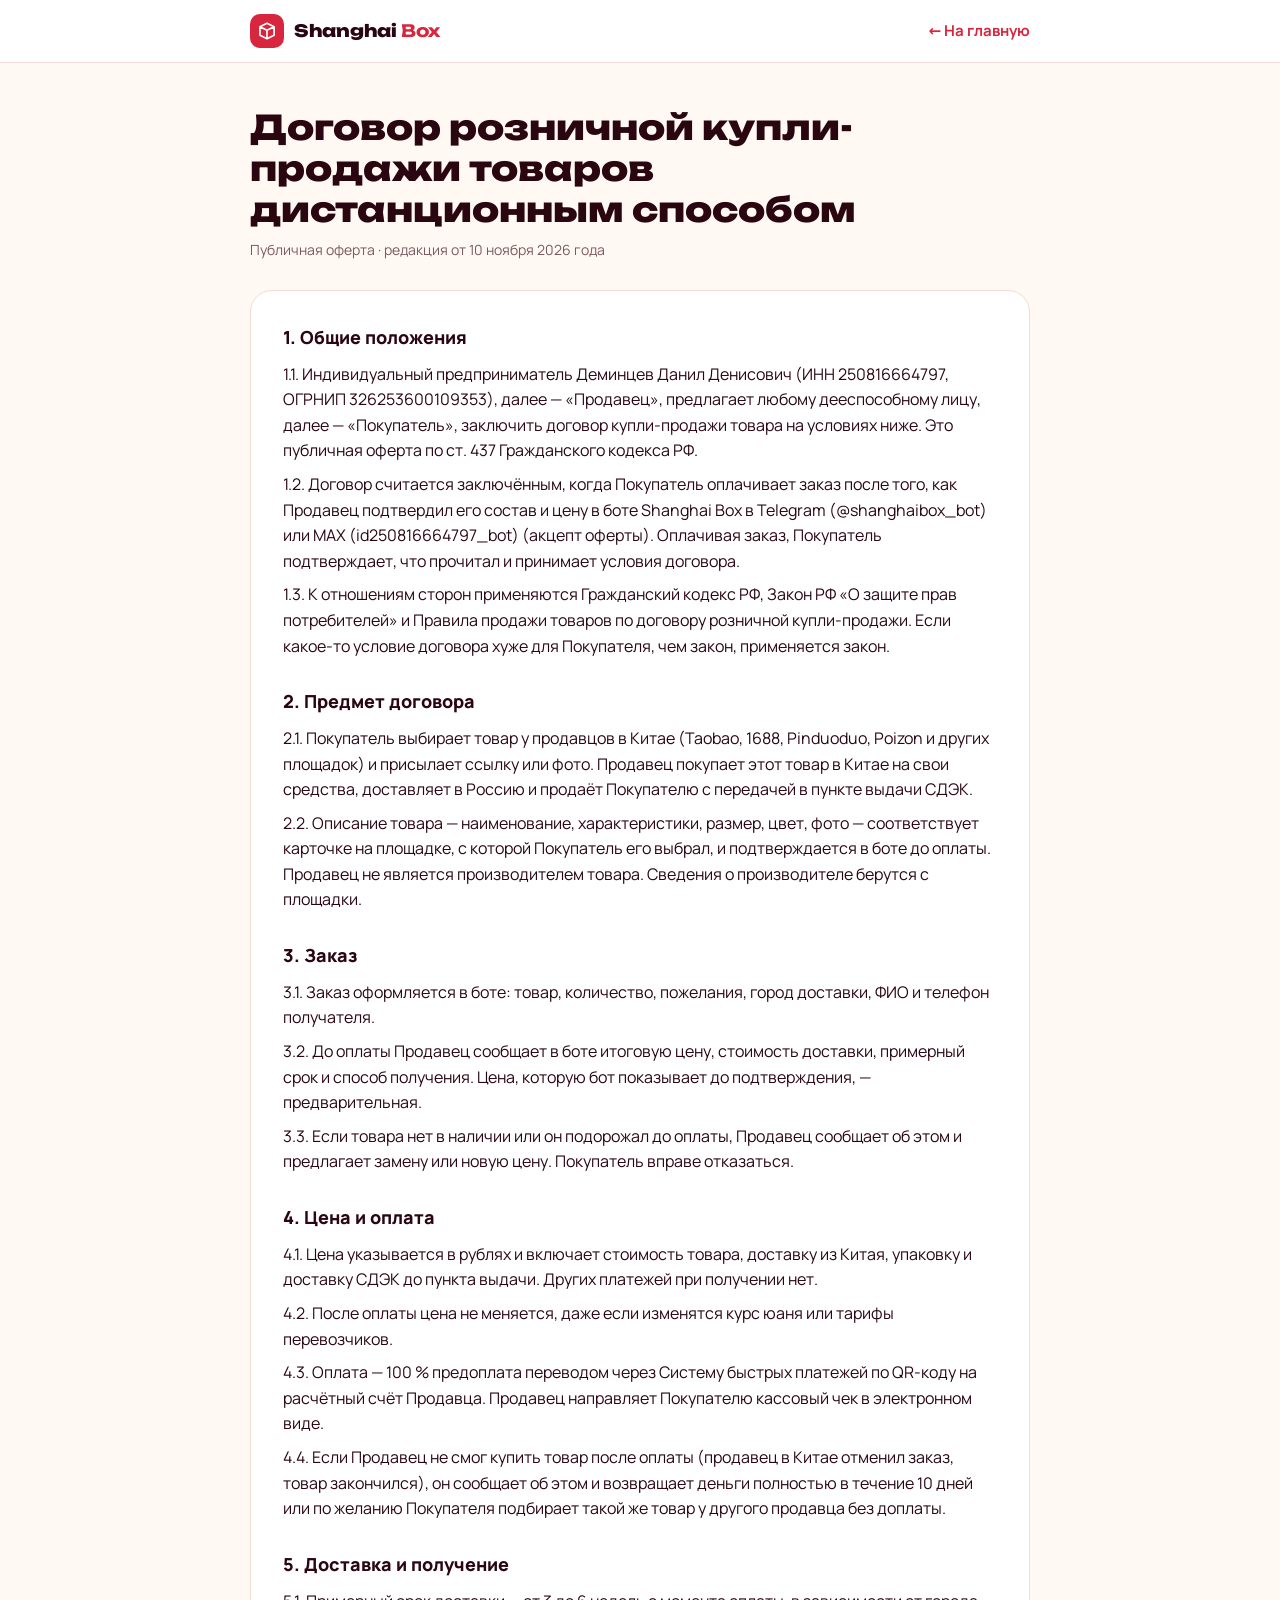
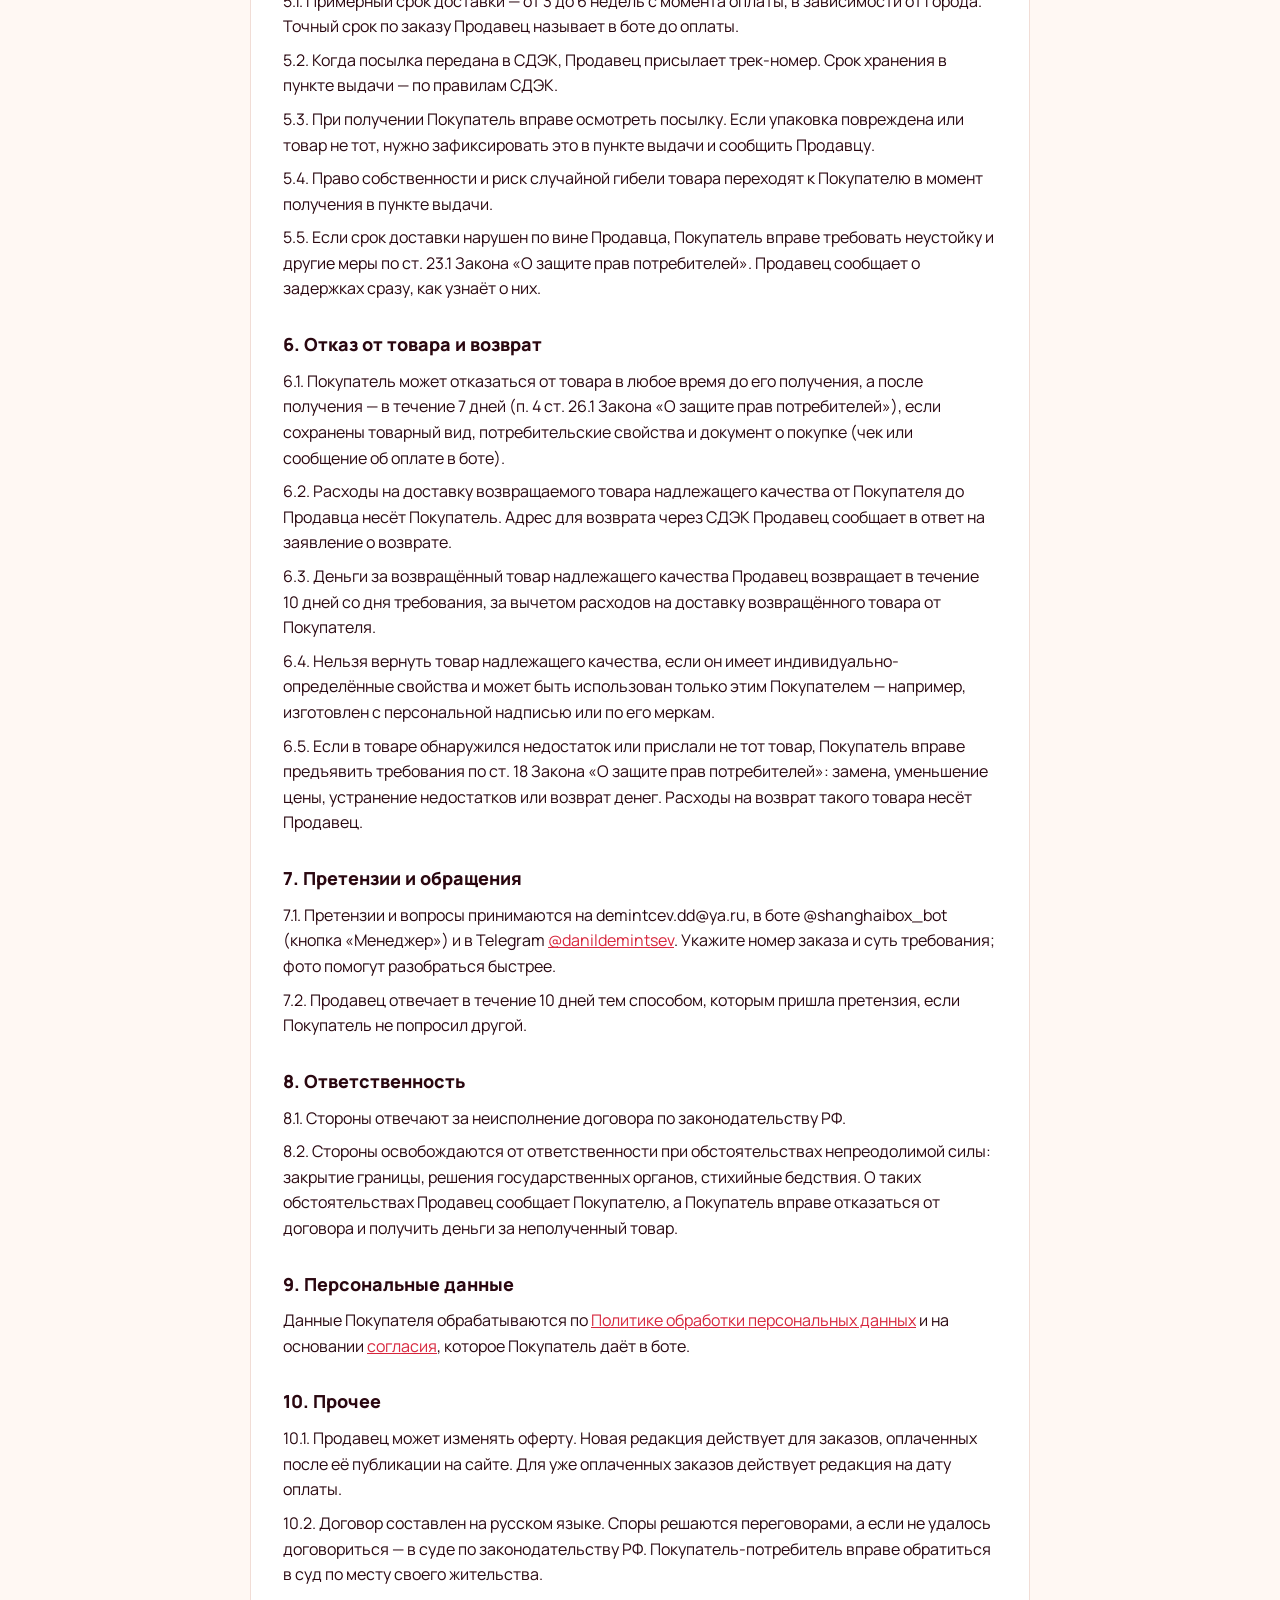
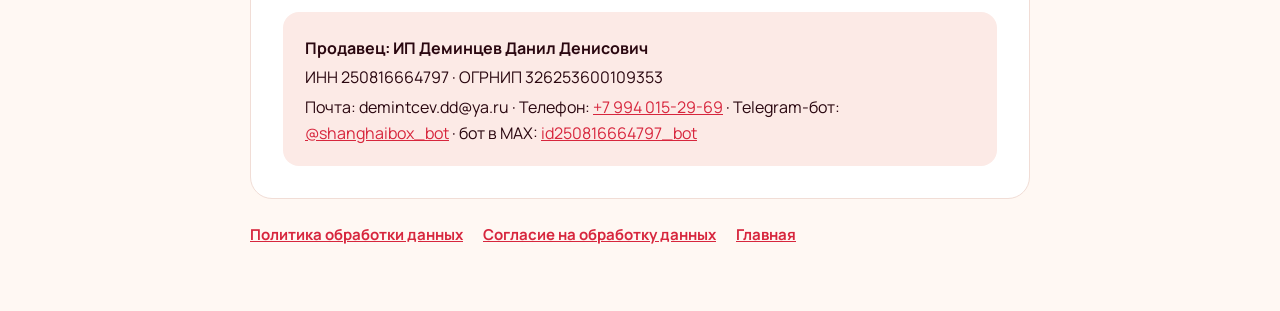
<file: site/oferta.html>
<!doctype html>
<html lang="ru">
<head>
<meta charset="utf-8">
<meta name="viewport" content="width=device-width, initial-scale=1">
<title>Договор-оферта — Shanghai Box</title>
<meta name="robots" content="noindex">
<link rel="stylesheet" href="legal.css">
</head>
<body>
<header class="top"><div class="in">
  <a class="logo" href="./"><span class="mark"><svg viewBox="0 0 24 24"><path d="M12 2.8 20.5 7v10L12 21.2 3.5 17V7z M3.5 7 12 11.2 20.5 7 M12 11.2v10" fill="none" stroke="#fff" stroke-width="2" stroke-linejoin="round"/></svg></span><span>Shanghai <b>Box</b></span></a>
  <a class="back" href="./">← <span>На главную</span></a>
</div></header>

<main>
  <h1>Договор розничной купли-продажи товаров дистанционным способом</h1>
  <p class="meta">Публичная оферта · редакция от 10 ноября 2026 года</p>

  <div class="doc">
    <h2>1. Общие положения</h2>
    <p>1.1. Индивидуальный предприниматель Деминцев Данил Денисович (ИНН 250816664797, ОГРНИП 326253600109353), далее — «Продавец», предлагает любому дееспособному лицу, далее — «Покупатель», заключить договор купли-продажи товара на условиях ниже. Это публичная оферта по ст. 437 Гражданского кодекса РФ.</p>
    <p>1.2. Договор считается заключённым, когда Покупатель оплачивает заказ после того, как Продавец подтвердил его состав и цену в боте Shanghai Box в Telegram (@shanghaibox_bot) или MAX (id250816664797_bot) (акцепт оферты). Оплачивая заказ, Покупатель подтверждает, что прочитал и принимает условия договора.</p>
    <p>1.3. К отношениям сторон применяются Гражданский кодекс РФ, Закон РФ «О защите прав потребителей» и Правила продажи товаров по договору розничной купли-продажи. Если какое-то условие договора хуже для Покупателя, чем закон, применяется закон.</p>

    <h2>2. Предмет договора</h2>
    <p>2.1. Покупатель выбирает товар у продавцов в Китае (Taobao, 1688, Pinduoduo, Poizon и других площадок) и присылает ссылку или фото. Продавец покупает этот товар в Китае на свои средства, доставляет в Россию и продаёт Покупателю с передачей в пункте выдачи СДЭК.</p>
    <p>2.2. Описание товара — наименование, характеристики, размер, цвет, фото — соответствует карточке на площадке, с которой Покупатель его выбрал, и подтверждается в боте до оплаты. Продавец не является производителем товара. Сведения о производителе берутся с площадки.</p>

    <h2>3. Заказ</h2>
    <p>3.1. Заказ оформляется в боте: товар, количество, пожелания, город доставки, ФИО и телефон получателя.</p>
    <p>3.2. До оплаты Продавец сообщает в боте итоговую цену, стоимость доставки, примерный срок и способ получения. Цена, которую бот показывает до подтверждения, — предварительная.</p>
    <p>3.3. Если товара нет в наличии или он подорожал до оплаты, Продавец сообщает об этом и предлагает замену или новую цену. Покупатель вправе отказаться.</p>

    <h2>4. Цена и оплата</h2>
    <p>4.1. Цена указывается в рублях и включает стоимость товара, доставку из Китая, упаковку и доставку СДЭК до пункта выдачи. Других платежей при получении нет.</p>
    <p>4.2. После оплаты цена не меняется, даже если изменятся курс юаня или тарифы перевозчиков.</p>
    <p>4.3. Оплата — 100 % предоплата переводом через Систему быстрых платежей по QR-коду на расчётный счёт Продавца. Продавец направляет Покупателю кассовый чек в электронном виде.</p>
    <p>4.4. Если Продавец не смог купить товар после оплаты (продавец в Китае отменил заказ, товар закончился), он сообщает об этом и возвращает деньги полностью в течение 10 дней или по желанию Покупателя подбирает такой же товар у другого продавца без доплаты.</p>

    <h2>5. Доставка и получение</h2>
    <p>5.1. Примерный срок доставки — от 3 до 6 недель с момента оплаты, в зависимости от города. Точный срок по заказу Продавец называет в боте до оплаты.</p>
    <p>5.2. Когда посылка передана в СДЭК, Продавец присылает трек-номер. Срок хранения в пункте выдачи — по правилам СДЭК.</p>
    <p>5.3. При получении Покупатель вправе осмотреть посылку. Если упаковка повреждена или товар не тот, нужно зафиксировать это в пункте выдачи и сообщить Продавцу.</p>
    <p>5.4. Право собственности и риск случайной гибели товара переходят к Покупателю в момент получения в пункте выдачи.</p>
    <p>5.5. Если срок доставки нарушен по вине Продавца, Покупатель вправе требовать неустойку и другие меры по ст. 23.1 Закона «О защите прав потребителей». Продавец сообщает о задержках сразу, как узнаёт о них.</p>

    <h2>6. Отказ от товара и возврат</h2>
    <p>6.1. Покупатель может отказаться от товара в любое время до его получения, а после получения — в течение 7 дней (п. 4 ст. 26.1 Закона «О защите прав потребителей»), если сохранены товарный вид, потребительские свойства и документ о покупке (чек или сообщение об оплате в боте).</p>
    <p>6.2. Расходы на доставку возвращаемого товара надлежащего качества от Покупателя до Продавца несёт Покупатель. Адрес для возврата через СДЭК Продавец сообщает в ответ на заявление о возврате.</p>
    <p>6.3. Деньги за возвращённый товар надлежащего качества Продавец возвращает в течение 10 дней со дня требования, за вычетом расходов на доставку возвращённого товара от Покупателя.</p>
    <p>6.4. Нельзя вернуть товар надлежащего качества, если он имеет индивидуально-определённые свойства и может быть использован только этим Покупателем — например, изготовлен с персональной надписью или по его меркам.</p>
    <p>6.5. Если в товаре обнаружился недостаток или прислали не тот товар, Покупатель вправе предъявить требования по ст. 18 Закона «О защите прав потребителей»: замена, уменьшение цены, устранение недостатков или возврат денег. Расходы на возврат такого товара несёт Продавец.</p>

    <h2>7. Претензии и обращения</h2>
    <p>7.1. Претензии и вопросы принимаются на demintcev.dd@ya.ru, в боте @shanghaibox_bot (кнопка «Менеджер») и в Telegram <a href="https://t.me/danildemintsev">@danildemintsev</a>. Укажите номер заказа и суть требования; фото помогут разобраться быстрее.</p>
    <p>7.2. Продавец отвечает в течение 10 дней тем способом, которым пришла претензия, если Покупатель не попросил другой.</p>

    <h2>8. Ответственность</h2>
    <p>8.1. Стороны отвечают за неисполнение договора по законодательству РФ.</p>
    <p>8.2. Стороны освобождаются от ответственности при обстоятельствах непреодолимой силы: закрытие границы, решения государственных органов, стихийные бедствия. О таких обстоятельствах Продавец сообщает Покупателю, а Покупатель вправе отказаться от договора и получить деньги за неполученный товар.</p>

    <h2>9. Персональные данные</h2>
    <p>Данные Покупателя обрабатываются по <a href="politika.html">Политике обработки персональных данных</a> и на основании <a href="soglasie.html">согласия</a>, которое Покупатель даёт в боте.</p>

    <h2>10. Прочее</h2>
    <p>10.1. Продавец может изменять оферту. Новая редакция действует для заказов, оплаченных после её публикации на сайте. Для уже оплаченных заказов действует редакция на дату оплаты.</p>
    <p>10.2. Договор составлен на русском языке. Споры решаются переговорами, а если не удалось договориться — в суде по законодательству РФ. Покупатель-потребитель вправе обратиться в суд по месту своего жительства.</p>

    <div class="req">
      <p><b>Продавец: ИП Деминцев Данил Денисович</b></p>
      <p>ИНН 250816664797 · ОГРНИП 326253600109353</p>
      <p>Почта: demintcev.dd@ya.ru · Телефон: <a href="tel:+79940152969">+7 994 015-29-69</a> · Telegram-бот: <a href="https://t.me/shanghaibox_bot">@shanghaibox_bot</a> · бот в MAX: <a href="https://max.ru/id250816664797_bot">id250816664797_bot</a></p>
    </div>
  </div>
  <div class="docs"><a href="politika.html">Политика обработки данных</a><a href="soglasie.html">Согласие на обработку данных</a><a href="./">Главная</a></div>
</main>
<script src="stats.js" defer></script>
</body>
</html>
</file>
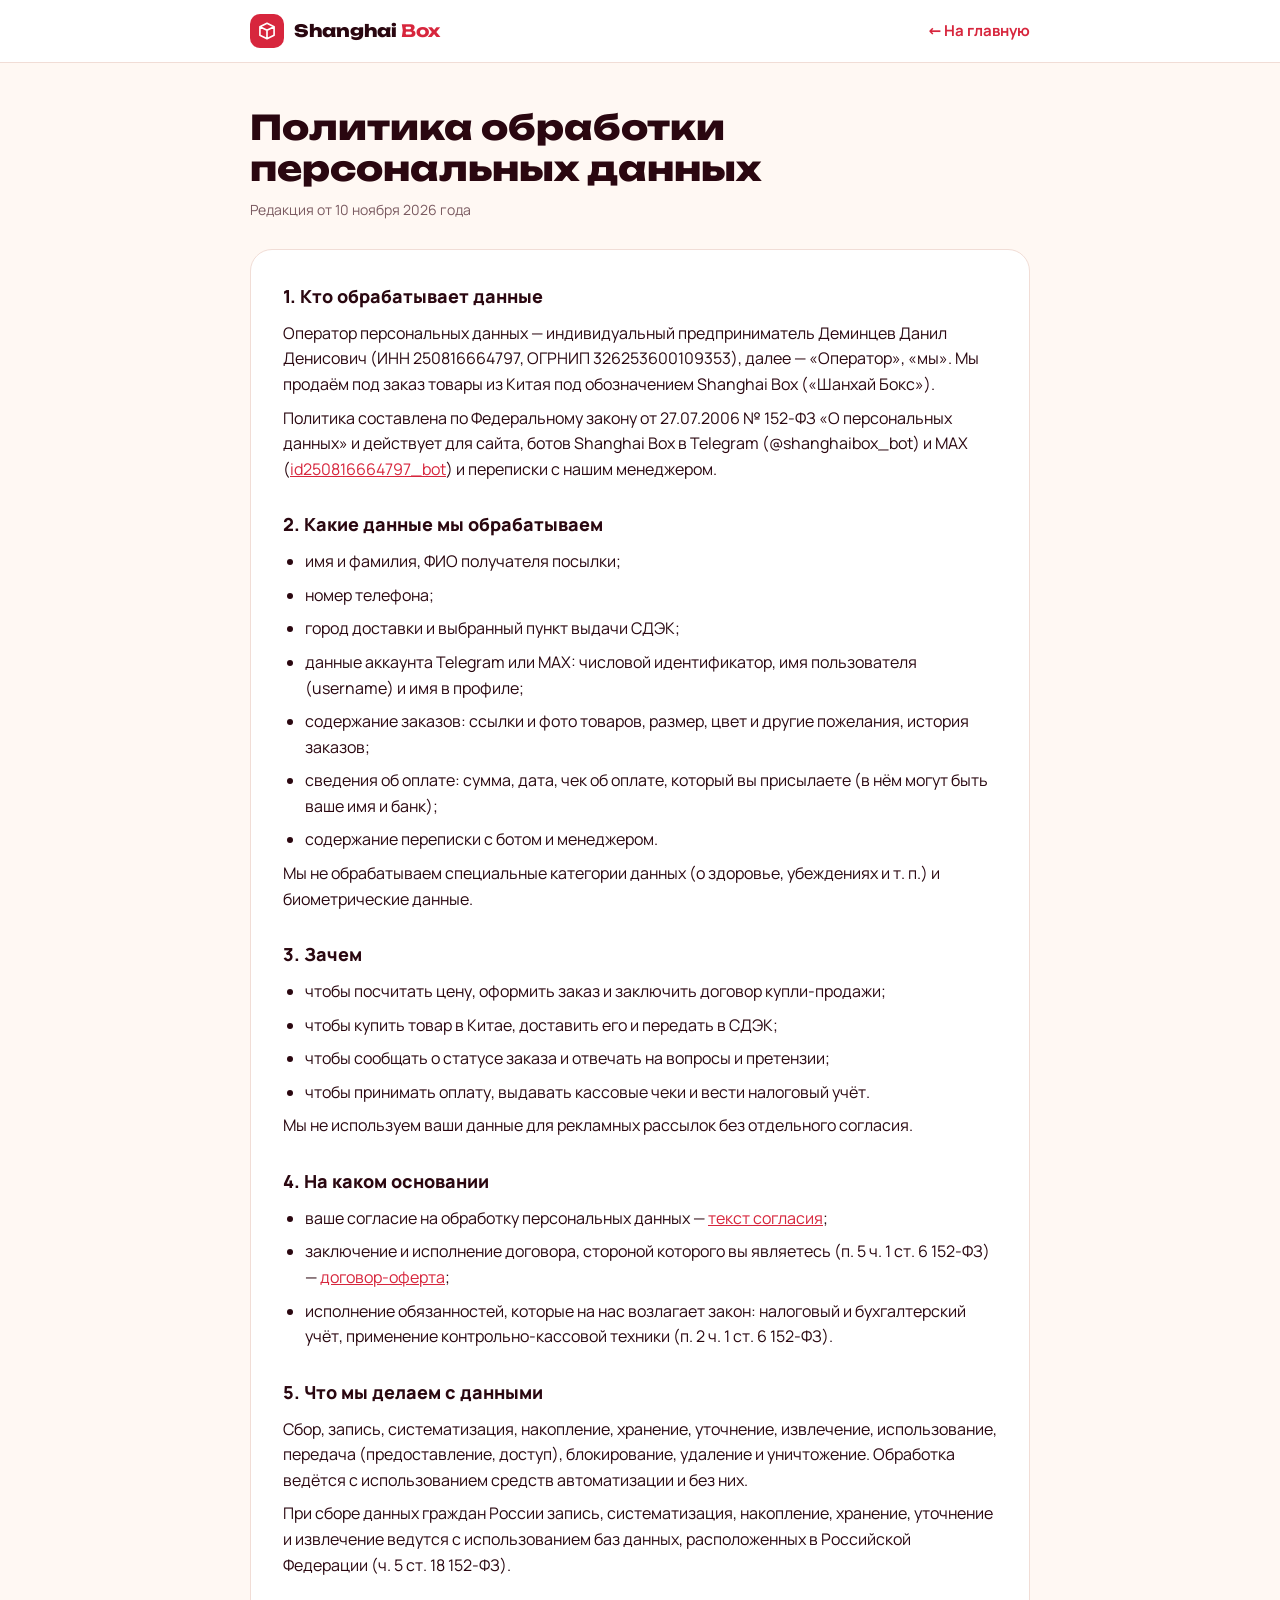
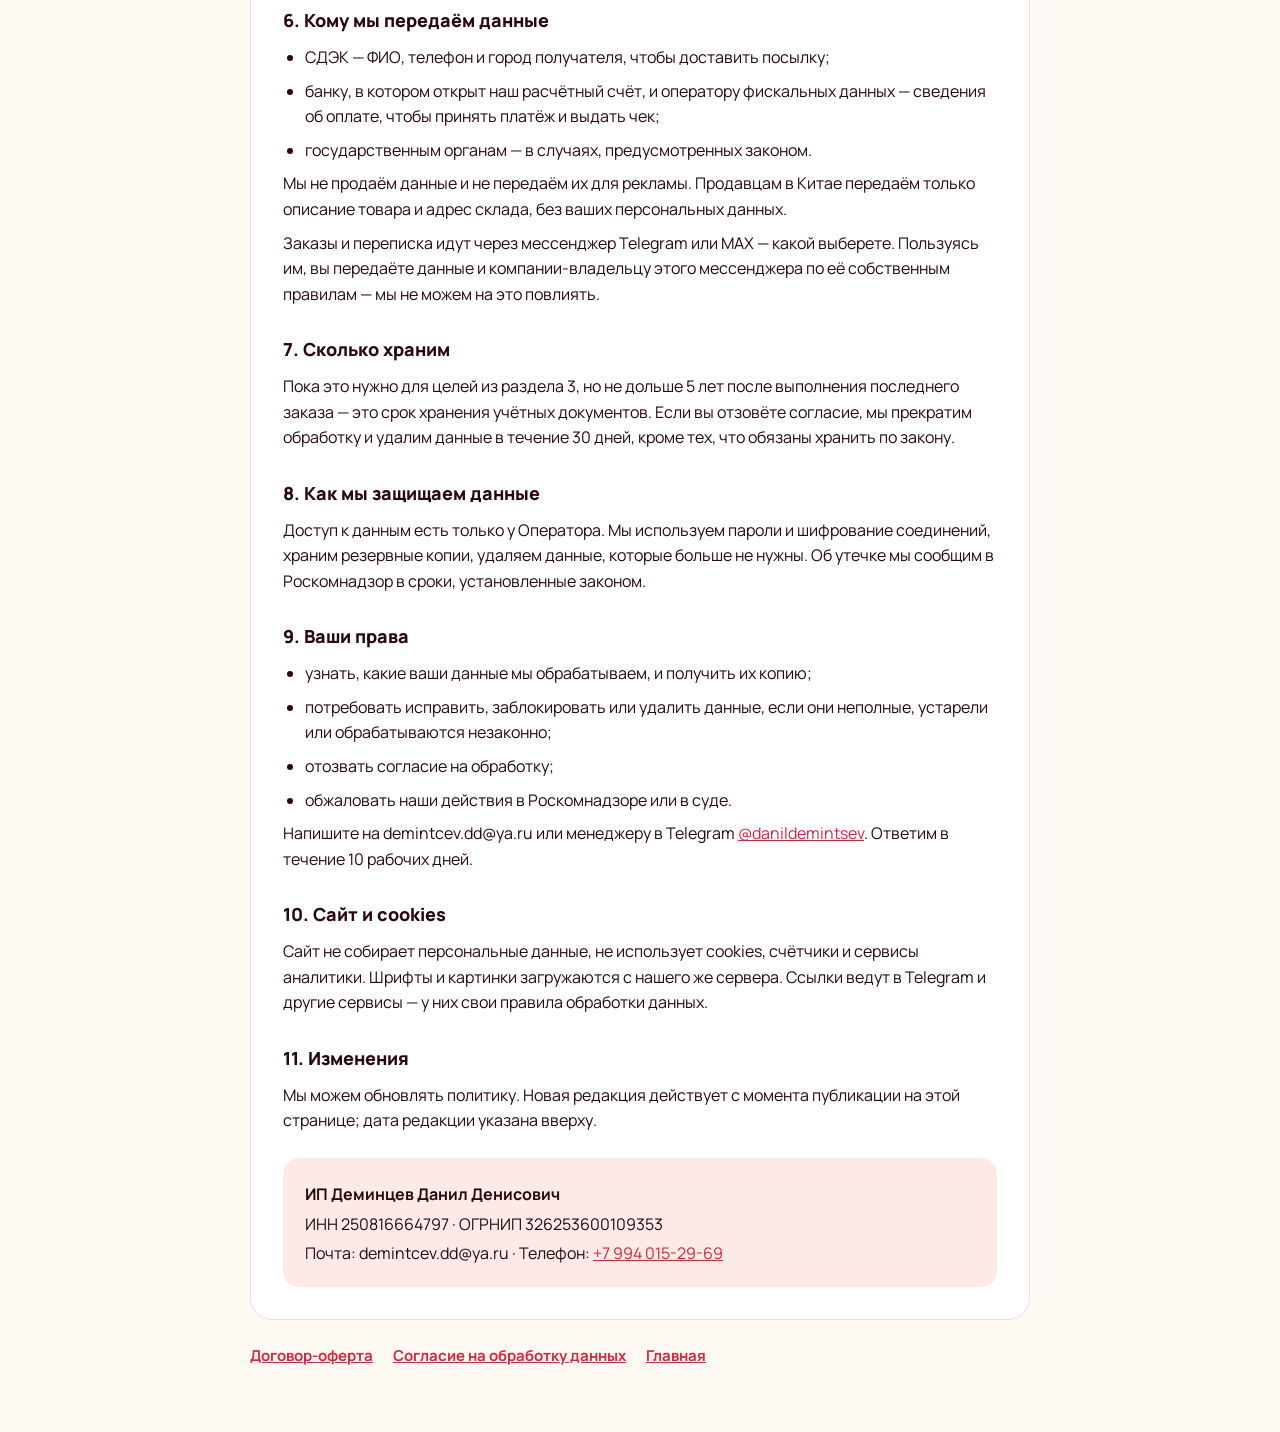
<file: site/politika.html>
<!doctype html>
<html lang="ru">
<head>
<meta charset="utf-8">
<meta name="viewport" content="width=device-width, initial-scale=1">
<title>Политика обработки персональных данных — Shanghai Box</title>
<meta name="robots" content="noindex">
<link rel="stylesheet" href="legal.css">
</head>
<body>
<header class="top"><div class="in">
  <a class="logo" href="./"><span class="mark"><svg viewBox="0 0 24 24"><path d="M12 2.8 20.5 7v10L12 21.2 3.5 17V7z M3.5 7 12 11.2 20.5 7 M12 11.2v10" fill="none" stroke="#fff" stroke-width="2" stroke-linejoin="round"/></svg></span><span>Shanghai <b>Box</b></span></a>
  <a class="back" href="./">← <span>На главную</span></a>
</div></header>

<main>
  <h1>Политика обработки персональных данных</h1>
  <p class="meta">Редакция от 10 ноября 2026 года</p>

  <div class="doc">
    <h2>1. Кто обрабатывает данные</h2>
    <p>Оператор персональных данных — индивидуальный предприниматель Деминцев Данил Денисович (ИНН 250816664797, ОГРНИП 326253600109353), далее — «Оператор», «мы». Мы продаём под заказ товары из Китая под обозначением Shanghai Box («Шанхай Бокс»).</p>
    <p>Политика составлена по Федеральному закону от 27.07.2006 № 152-ФЗ «О персональных данных» и действует для сайта, ботов Shanghai Box в Telegram (@shanghaibox_bot) и MAX (<a href="https://max.ru/id250816664797_bot">id250816664797_bot</a>) и переписки с нашим менеджером.</p>

    <h2>2. Какие данные мы обрабатываем</h2>
    <ul>
      <li>имя и фамилия, ФИО получателя посылки;</li>
      <li>номер телефона;</li>
      <li>город доставки и выбранный пункт выдачи СДЭК;</li>
      <li>данные аккаунта Telegram или MAX: числовой идентификатор, имя пользователя (username) и имя в профиле;</li>
      <li>содержание заказов: ссылки и фото товаров, размер, цвет и другие пожелания, история заказов;</li>
      <li>сведения об оплате: сумма, дата, чек об оплате, который вы присылаете (в нём могут быть ваше имя и банк);</li>
      <li>содержание переписки с ботом и менеджером.</li>
    </ul>
    <p>Мы не обрабатываем специальные категории данных (о здоровье, убеждениях и т. п.) и биометрические данные.</p>

    <h2>3. Зачем</h2>
    <ul>
      <li>чтобы посчитать цену, оформить заказ и заключить договор купли-продажи;</li>
      <li>чтобы купить товар в Китае, доставить его и передать в СДЭК;</li>
      <li>чтобы сообщать о статусе заказа и отвечать на вопросы и претензии;</li>
      <li>чтобы принимать оплату, выдавать кассовые чеки и вести налоговый учёт.</li>
    </ul>
    <p>Мы не используем ваши данные для рекламных рассылок без отдельного согласия.</p>

    <h2>4. На каком основании</h2>
    <ul>
      <li>ваше согласие на обработку персональных данных — <a href="soglasie.html">текст согласия</a>;</li>
      <li>заключение и исполнение договора, стороной которого вы являетесь (п. 5 ч. 1 ст. 6 152-ФЗ) — <a href="oferta.html">договор-оферта</a>;</li>
      <li>исполнение обязанностей, которые на нас возлагает закон: налоговый и бухгалтерский учёт, применение контрольно-кассовой техники (п. 2 ч. 1 ст. 6 152-ФЗ).</li>
    </ul>

    <h2>5. Что мы делаем с данными</h2>
    <p>Сбор, запись, систематизация, накопление, хранение, уточнение, извлечение, использование, передача (предоставление, доступ), блокирование, удаление и уничтожение. Обработка ведётся с использованием средств автоматизации и без них.</p>
    <p>При сборе данных граждан России запись, систематизация, накопление, хранение, уточнение и извлечение ведутся с использованием баз данных, расположенных в Российской Федерации (ч. 5 ст. 18 152-ФЗ).</p>

    <h2>6. Кому мы передаём данные</h2>
    <ul>
      <li>СДЭК — ФИО, телефон и город получателя, чтобы доставить посылку;</li>
      <li>банку, в котором открыт наш расчётный счёт, и оператору фискальных данных — сведения об оплате, чтобы принять платёж и выдать чек;</li>
      <li>государственным органам — в случаях, предусмотренных законом.</li>
    </ul>
    <p>Мы не продаём данные и не передаём их для рекламы. Продавцам в Китае передаём только описание товара и адрес склада, без ваших персональных данных.</p>
    <p>Заказы и переписка идут через мессенджер Telegram или MAX — какой выберете. Пользуясь им, вы передаёте данные и компании-владельцу этого мессенджера по её собственным правилам — мы не можем на это повлиять.</p>

    <h2>7. Сколько храним</h2>
    <p>Пока это нужно для целей из раздела 3, но не дольше 5 лет после выполнения последнего заказа — это срок хранения учётных документов. Если вы отзовёте согласие, мы прекратим обработку и удалим данные в течение 30 дней, кроме тех, что обязаны хранить по закону.</p>

    <h2>8. Как мы защищаем данные</h2>
    <p>Доступ к данным есть только у Оператора. Мы используем пароли и шифрование соединений, храним резервные копии, удаляем данные, которые больше не нужны. Об утечке мы сообщим в Роскомнадзор в сроки, установленные законом.</p>

    <h2>9. Ваши права</h2>
    <ul>
      <li>узнать, какие ваши данные мы обрабатываем, и получить их копию;</li>
      <li>потребовать исправить, заблокировать или удалить данные, если они неполные, устарели или обрабатываются незаконно;</li>
      <li>отозвать согласие на обработку;</li>
      <li>обжаловать наши действия в Роскомнадзоре или в суде.</li>
    </ul>
    <p>Напишите на demintcev.dd@ya.ru или менеджеру в Telegram <a href="https://t.me/danildemintsev">@danildemintsev</a>. Ответим в течение 10 рабочих дней.</p>

    <h2>10. Сайт и cookies</h2>
    <p>Сайт не собирает персональные данные, не использует cookies, счётчики и сервисы аналитики. Шрифты и картинки загружаются с нашего же сервера. Ссылки ведут в Telegram и другие сервисы — у них свои правила обработки данных.</p>

    <h2>11. Изменения</h2>
    <p>Мы можем обновлять политику. Новая редакция действует с момента публикации на этой странице; дата редакции указана вверху.</p>

    <div class="req">
      <p><b>ИП Деминцев Данил Денисович</b></p>
      <p>ИНН 250816664797 · ОГРНИП 326253600109353</p>
      <p>Почта: demintcev.dd@ya.ru · Телефон: <a href="tel:+79940152969">+7 994 015-29-69</a></p>
    </div>
  </div>
  <div class="docs"><a href="oferta.html">Договор-оферта</a><a href="soglasie.html">Согласие на обработку данных</a><a href="./">Главная</a></div>
</main>
<script src="stats.js" defer></script>
</body>
</html>
</file>
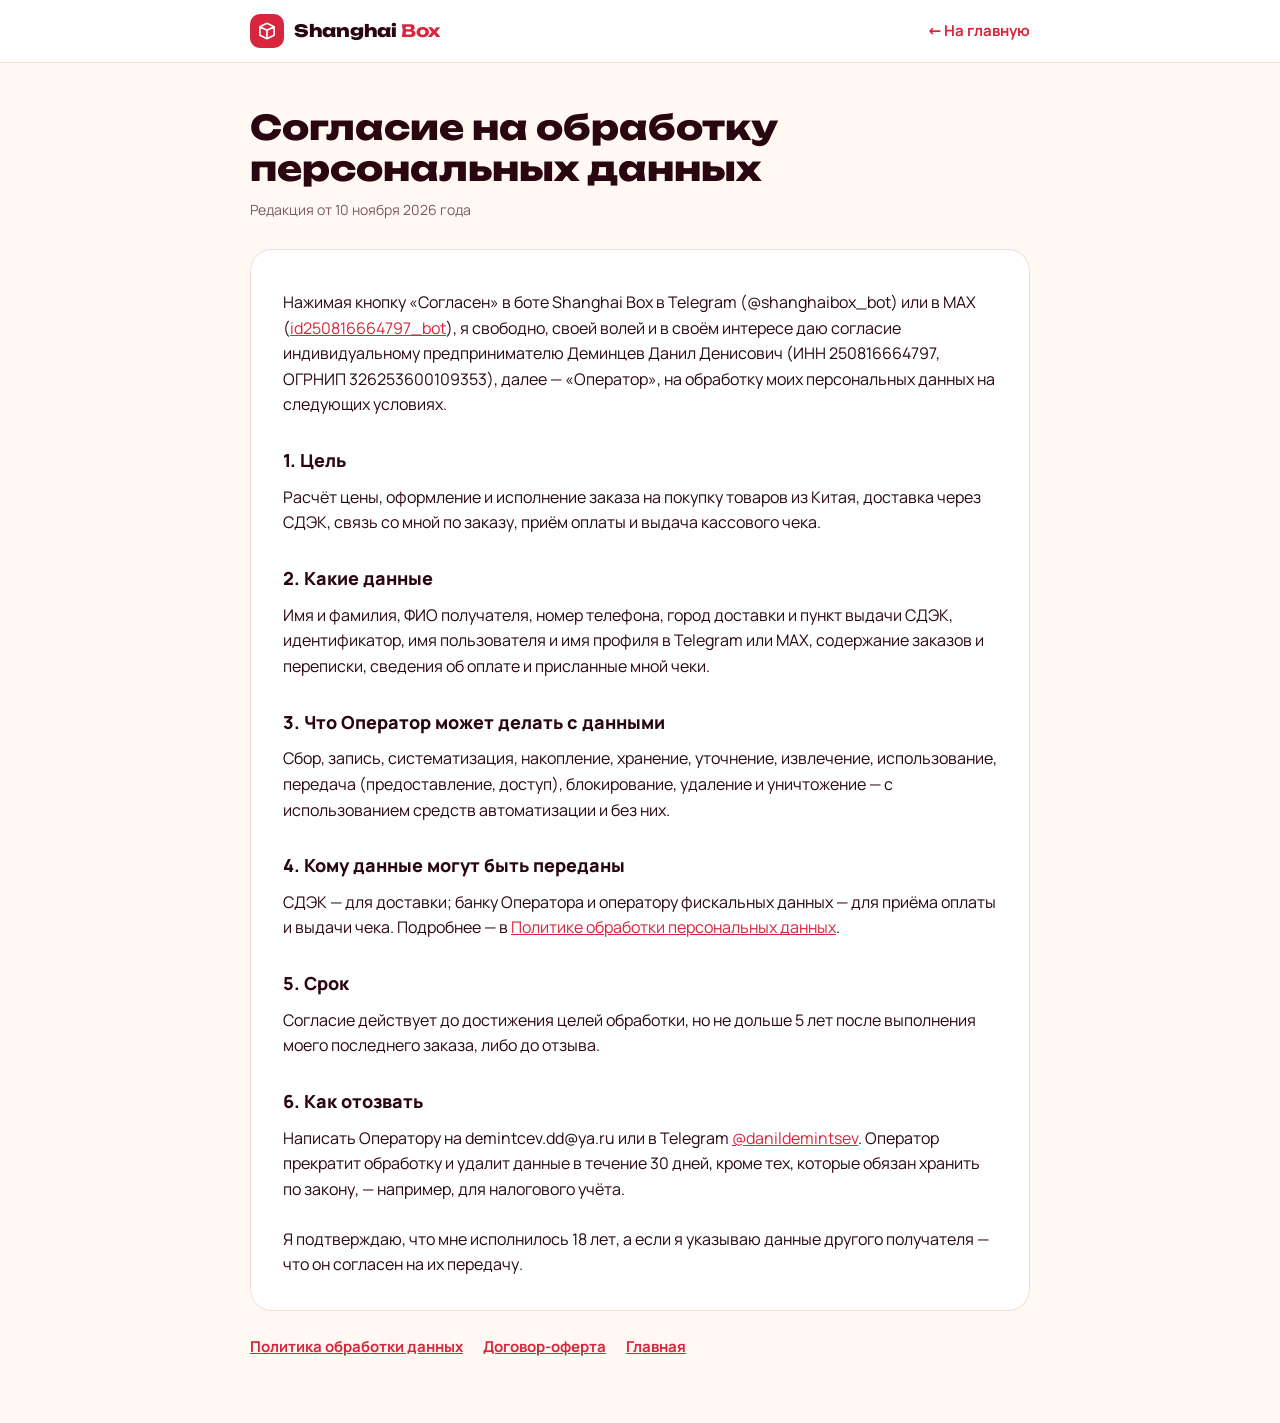
<file: site/soglasie.html>
<!doctype html>
<html lang="ru">
<head>
<meta charset="utf-8">
<meta name="viewport" content="width=device-width, initial-scale=1">
<title>Согласие на обработку персональных данных — Shanghai Box</title>
<meta name="robots" content="noindex">
<link rel="stylesheet" href="legal.css">
</head>
<body>
<header class="top"><div class="in">
  <a class="logo" href="./"><span class="mark"><svg viewBox="0 0 24 24"><path d="M12 2.8 20.5 7v10L12 21.2 3.5 17V7z M3.5 7 12 11.2 20.5 7 M12 11.2v10" fill="none" stroke="#fff" stroke-width="2" stroke-linejoin="round"/></svg></span><span>Shanghai <b>Box</b></span></a>
  <a class="back" href="./">← <span>На главную</span></a>
</div></header>

<main>
  <h1>Согласие на обработку персональных данных</h1>
  <p class="meta">Редакция от 10 ноября 2026 года</p>

  <div class="doc">
    <p>Нажимая кнопку «Согласен» в боте Shanghai Box в Telegram (@shanghaibox_bot) или в MAX (<a href="https://max.ru/id250816664797_bot">id250816664797_bot</a>), я свободно, своей волей и в своём интересе даю согласие индивидуальному предпринимателю Деминцев Данил Денисович (ИНН 250816664797, ОГРНИП 326253600109353), далее — «Оператор», на обработку моих персональных данных на следующих условиях.</p>

    <h2>1. Цель</h2>
    <p>Расчёт цены, оформление и исполнение заказа на покупку товаров из Китая, доставка через СДЭК, связь со мной по заказу, приём оплаты и выдача кассового чека.</p>

    <h2>2. Какие данные</h2>
    <p>Имя и фамилия, ФИО получателя, номер телефона, город доставки и пункт выдачи СДЭК, идентификатор, имя пользователя и имя профиля в Telegram или MAX, содержание заказов и переписки, сведения об оплате и присланные мной чеки.</p>

    <h2>3. Что Оператор может делать с данными</h2>
    <p>Сбор, запись, систематизация, накопление, хранение, уточнение, извлечение, использование, передача (предоставление, доступ), блокирование, удаление и уничтожение — с использованием средств автоматизации и без них.</p>

    <h2>4. Кому данные могут быть переданы</h2>
    <p>СДЭК — для доставки; банку Оператора и оператору фискальных данных — для приёма оплаты и выдачи чека. Подробнее — в <a href="politika.html">Политике обработки персональных данных</a>.</p>

    <h2>5. Срок</h2>
    <p>Согласие действует до достижения целей обработки, но не дольше 5 лет после выполнения моего последнего заказа, либо до отзыва.</p>

    <h2>6. Как отозвать</h2>
    <p>Написать Оператору на demintcev.dd@ya.ru или в Telegram <a href="https://t.me/danildemintsev">@danildemintsev</a>. Оператор прекратит обработку и удалит данные в течение 30 дней, кроме тех, которые обязан хранить по закону, — например, для налогового учёта.</p>

    <p style="margin-top:24px">Я подтверждаю, что мне исполнилось 18 лет, а если я указываю данные другого получателя — что он согласен на их передачу.</p>
  </div>
  <div class="docs"><a href="politika.html">Политика обработки данных</a><a href="oferta.html">Договор-оферта</a><a href="./">Главная</a></div>
</main>
<script src="stats.js" defer></script>
</body>
</html>
</file>
<file: site/legal.css>
@font-face { font-family: 'Manrope'; font-style: normal; font-weight: 400 800; font-display: swap; src: url(fonts/manrope-cyrillic.woff2) format('woff2'); unicode-range: U+0301, U+0400-045F, U+0490-0491, U+04B0-04B1, U+2116; }
@font-face { font-family: 'Manrope'; font-style: normal; font-weight: 400 800; font-display: swap; src: url(fonts/manrope-latin-ext.woff2) format('woff2'); unicode-range: U+0100-02BA, U+02BD-02C5, U+02C7-02CC, U+02CE-02D7, U+02DD-02FF, U+0304, U+0308, U+0329, U+1D00-1DBF, U+1E00-1E9F, U+1EF2-1EFF, U+2020, U+20A0-20AB, U+20AD-20C0, U+2113, U+2C60-2C7F, U+A720-A7FF; }
@font-face { font-family: 'Manrope'; font-style: normal; font-weight: 400 800; font-display: swap; src: url(fonts/manrope-latin.woff2) format('woff2'); unicode-range: U+0000-00FF, U+0131, U+0152-0153, U+02BB-02BC, U+02C6, U+02DA, U+02DC, U+0304, U+0308, U+0329, U+2000-206F, U+20AC, U+2122, U+2191, U+2193, U+2212, U+2215, U+FEFF, U+FFFD; }
@font-face { font-family: 'Unbounded'; font-style: normal; font-weight: 700 800; font-display: swap; src: url(fonts/unbounded-cyrillic.woff2) format('woff2'); unicode-range: U+0301, U+0400-045F, U+0490-0491, U+04B0-04B1, U+2116; }
@font-face { font-family: 'Unbounded'; font-style: normal; font-weight: 700 800; font-display: swap; src: url(fonts/unbounded-latin-ext.woff2) format('woff2'); unicode-range: U+0100-02BA, U+02BD-02C5, U+02C7-02CC, U+02CE-02D7, U+02DD-02FF, U+0304, U+0308, U+0329, U+1D00-1DBF, U+1E00-1E9F, U+1EF2-1EFF, U+2020, U+20A0-20AB, U+20AD-20C0, U+2113, U+2C60-2C7F, U+A720-A7FF; }
@font-face { font-family: 'Unbounded'; font-style: normal; font-weight: 700 800; font-display: swap; src: url(fonts/unbounded-latin.woff2) format('woff2'); unicode-range: U+0000-00FF, U+0131, U+0152-0153, U+02BB-02BC, U+02C6, U+02DA, U+02DC, U+0304, U+0308, U+0329, U+2000-206F, U+20AC, U+2122, U+2191, U+2193, U+2212, U+2215, U+FEFF, U+FFFD; }

:root { --red: #D7263D; --ink: #2A0710; --muted: #7A5A60; --paper: #FFF8F3; --card: #FFFFFF; --line: #F1DDD6; --soft: #FCEAE6; }
* { box-sizing: border-box; margin: 0; padding: 0; }
html { -webkit-text-size-adjust: 100%; }
body { font-family: Manrope, system-ui, -apple-system, "Segoe UI", Roboto, sans-serif; color: var(--ink); background: var(--paper); font-size: 16px; line-height: 1.6; }
a { color: var(--red); }
.top { border-bottom: 1px solid var(--line); background: var(--card); }
.top .in { max-width: 820px; margin: 0 auto; padding: 0 20px; height: 62px; display: flex; align-items: center; justify-content: space-between; gap: 16px; }
.logo { display: flex; align-items: center; gap: 10px; font-family: Unbounded, Manrope, sans-serif; font-weight: 800; font-size: 17px; color: var(--ink); text-decoration: none; white-space: nowrap; }
.logo b { color: var(--red); }
.mark { width: 34px; height: 34px; border-radius: 10px; background: var(--red); display: grid; place-items: center; }
.mark svg { width: 20px; height: 20px; }
.back { font-weight: 700; font-size: 15px; text-decoration: none; white-space: nowrap; }
main { max-width: 820px; margin: 0 auto; padding: 44px 20px 64px; }
h1 { font-family: Unbounded, Manrope, sans-serif; font-weight: 800; font-size: clamp(24px, 4vw, 34px); line-height: 1.2; }
.meta { margin-top: 10px; color: var(--muted); font-size: 14px; }
.doc { margin-top: 28px; background: var(--card); border: 1px solid var(--line); border-radius: 22px; padding: 32px; }
h2 { font-size: 18px; font-weight: 800; margin: 28px 0 10px; }
h2:first-child { margin-top: 0; }
p, li { margin-top: 8px; }
ol, ul { padding-left: 22px; }
.req { margin-top: 24px; background: var(--soft); border-radius: 16px; padding: 20px 22px; }
.req p { margin-top: 4px; }
.docs { margin-top: 24px; display: flex; flex-wrap: wrap; gap: 8px 20px; font-weight: 700; font-size: 15px; }
@media (max-width: 600px) {
  .top .in { padding: 0 16px; }
  main { padding: 28px 16px 48px; }
  .doc { padding: 22px 18px; border-radius: 18px; }
  .back span { display: none; }
}
</file>
